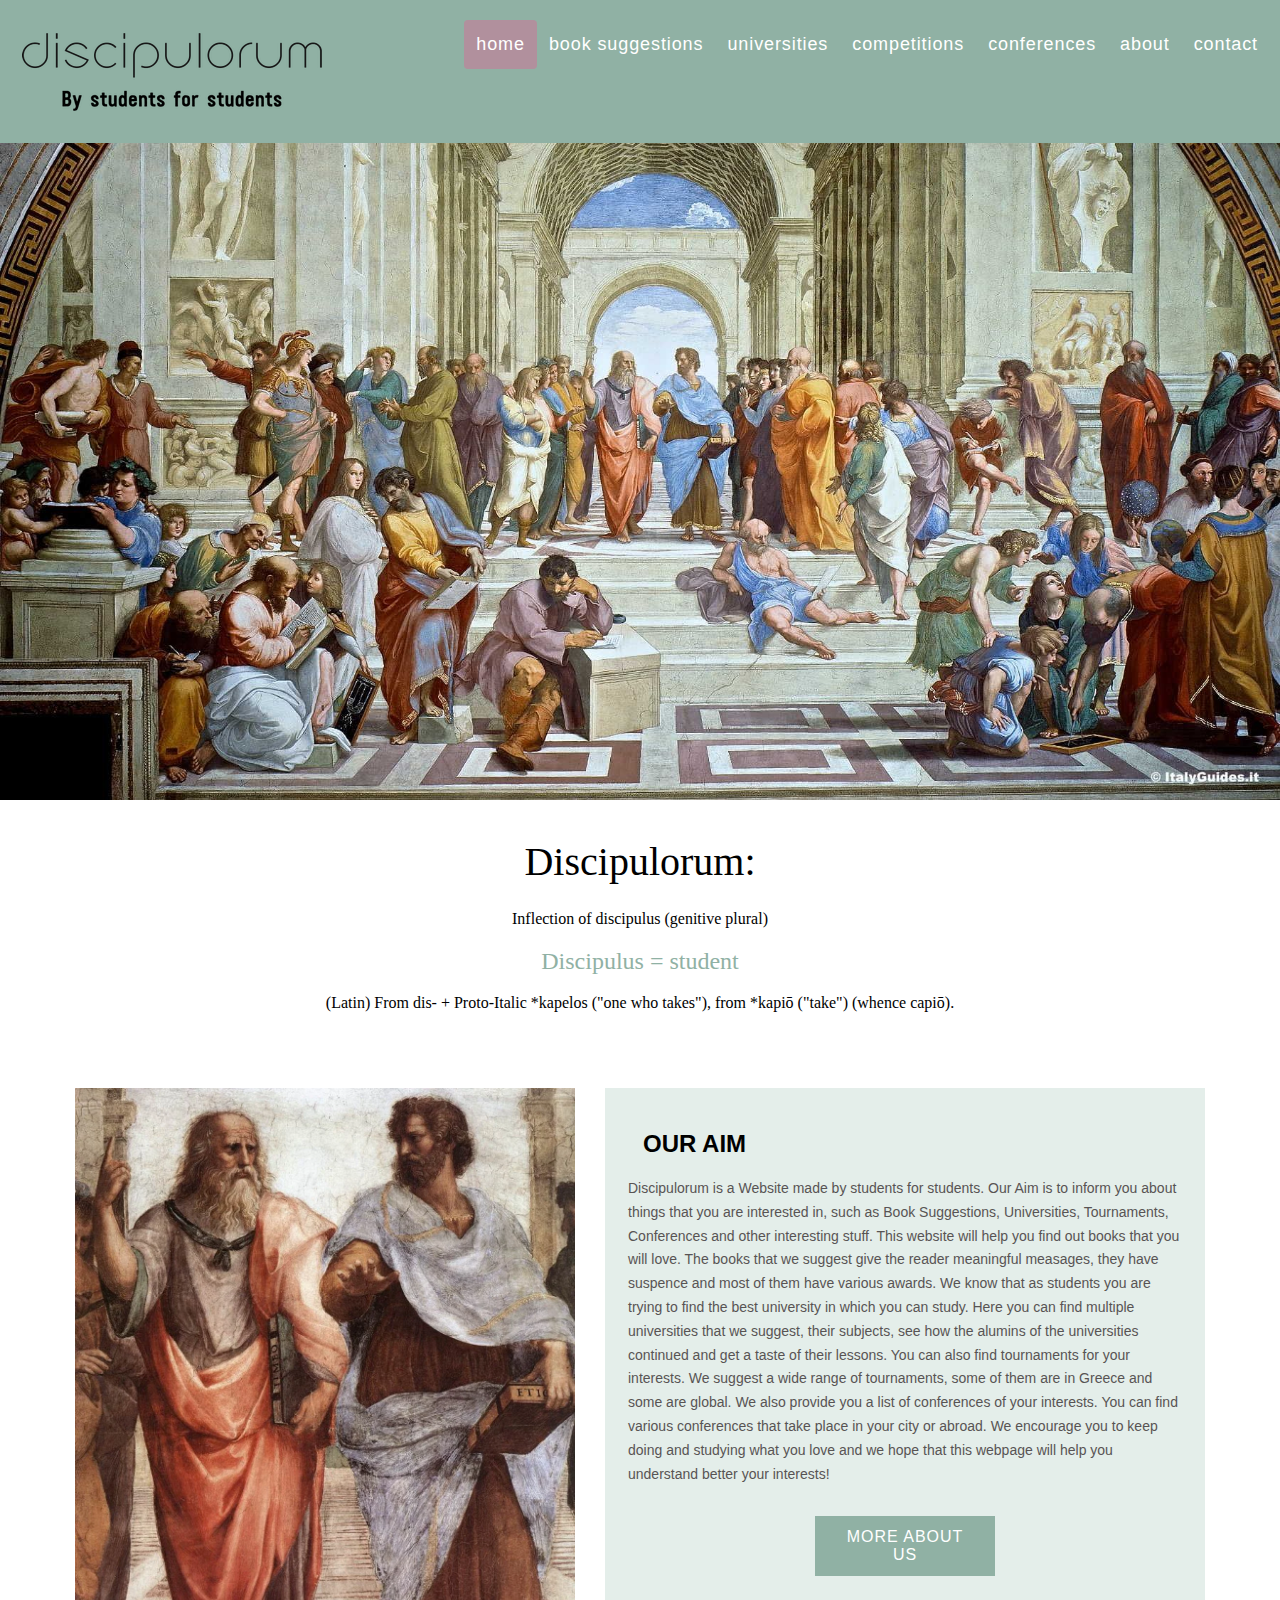
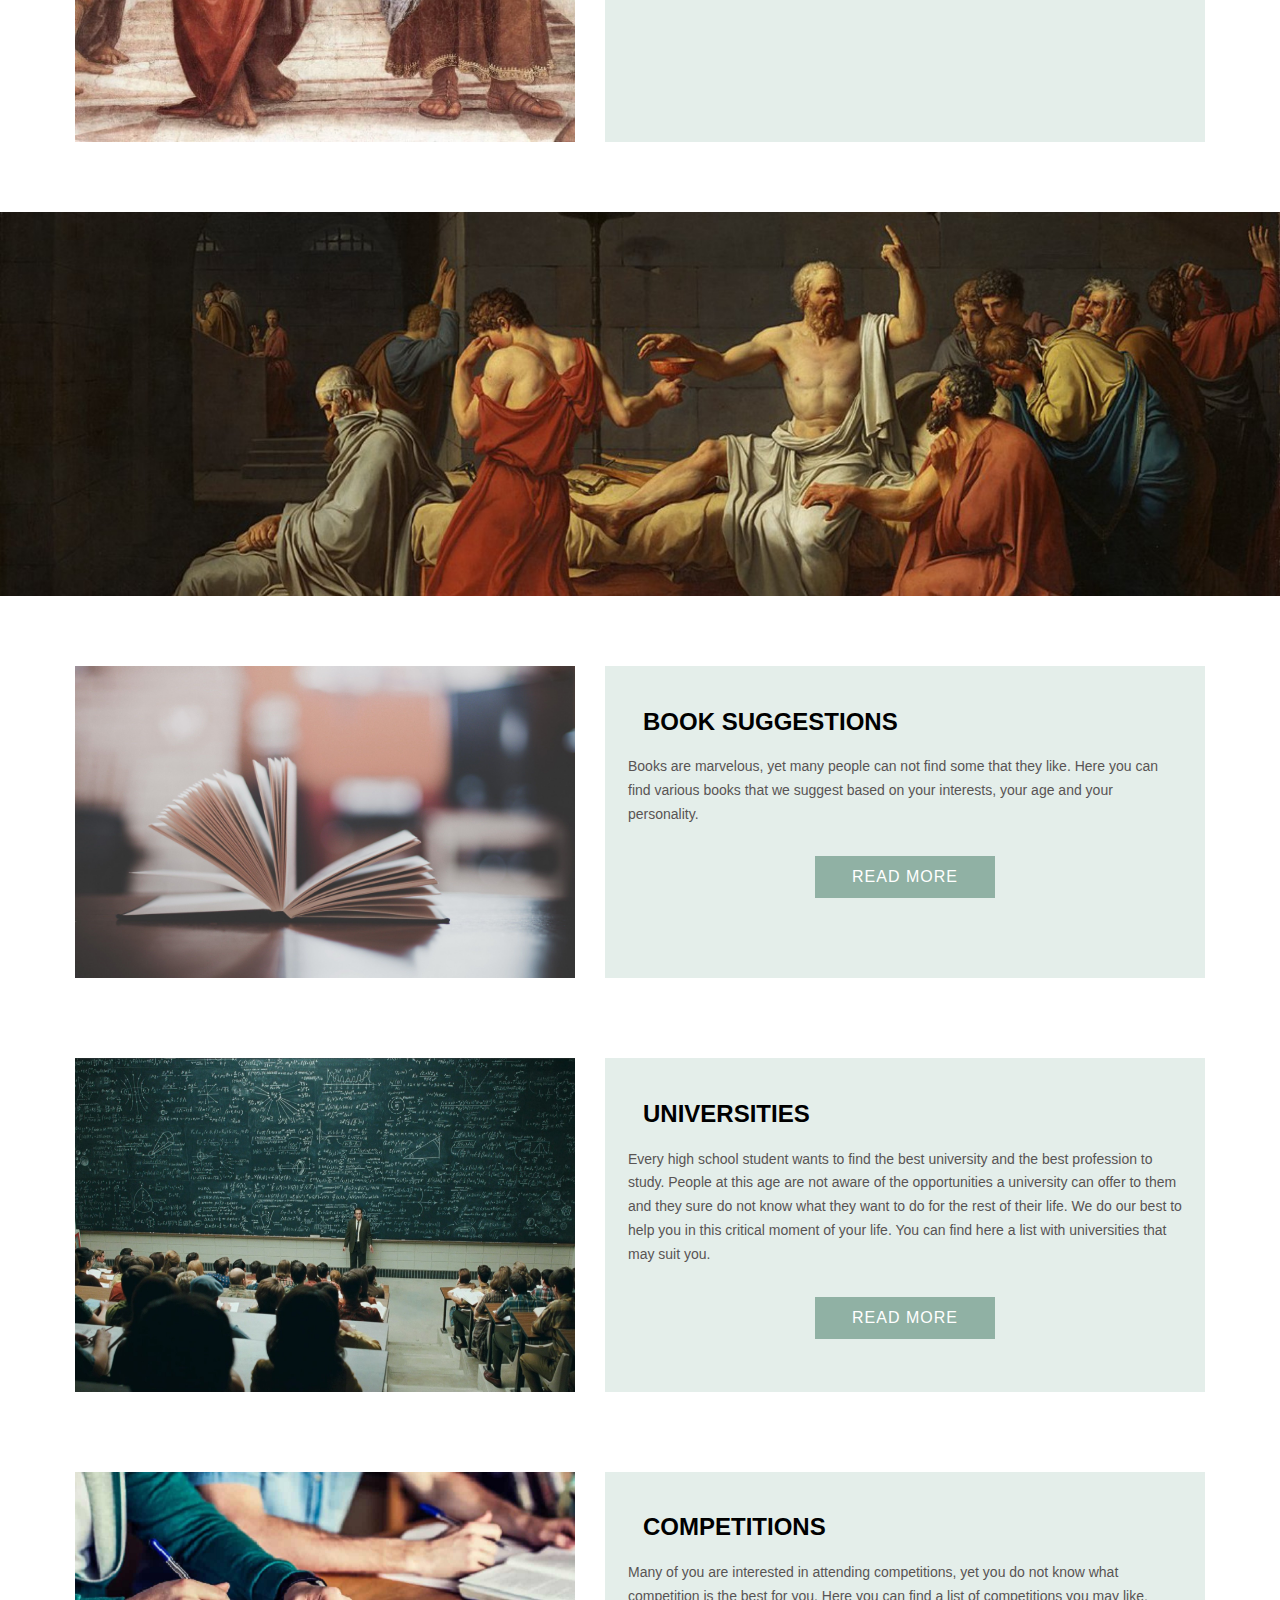
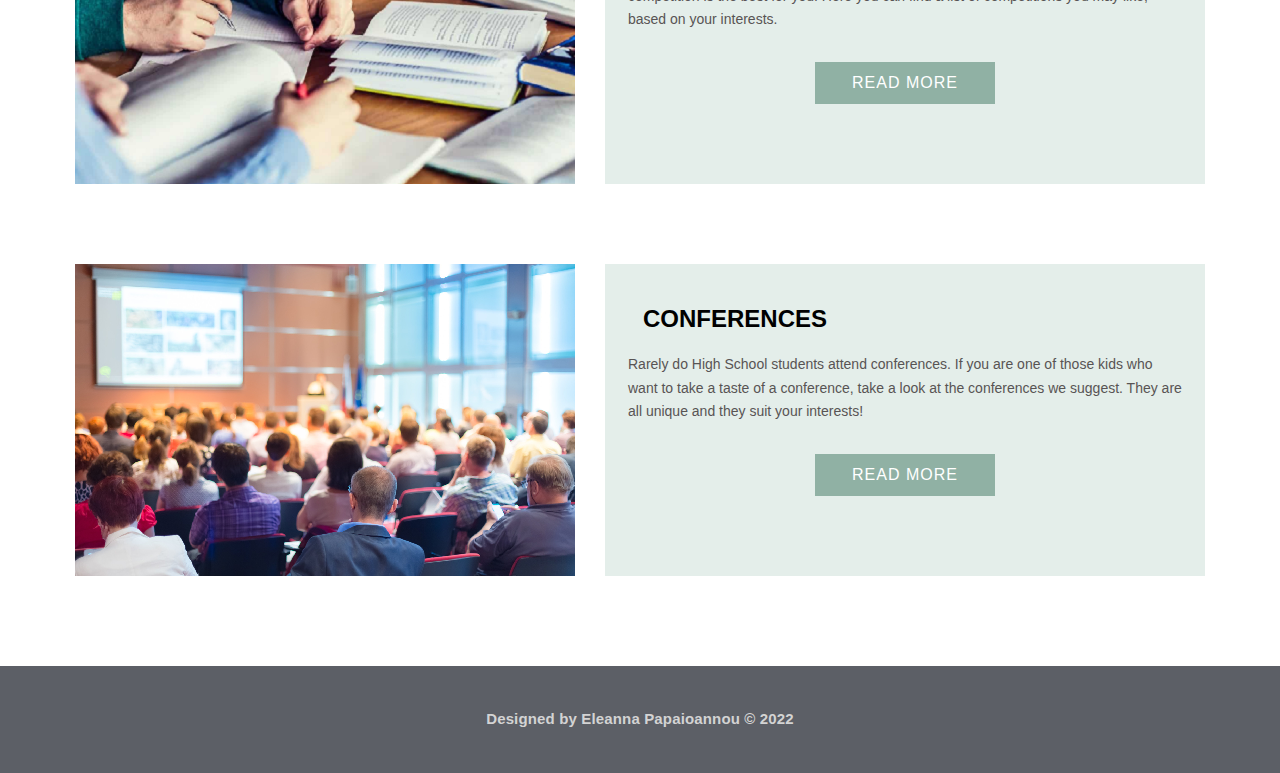
<file: index.html>
<html>
<head>
<meta name="viewport" content="width=device-width, initial-scale=1">
<style>
* {box-sizing: border-box;}

body { 
  margin: 0;
  font-family: "Lucida Sans Unicode", "Lucida Grande", sans-serif;
  font-size: 14px;
}

#navbar {
  overflow: hidden;
  background-color: #90B1A4;
  padding: 20px 10px;
  transition: 0.4s;
  position: fixed;
  width: 100%;
  top: 0;
  z-index: 99;
}

#navbar a {
  float: left;
  color: white;
  text-align: center;
  padding: 12px;
  text-decoration: none;
  font-size: 18px; 
  line-height: 25px;
  border-radius: 4px;
  font-family:"Trebuchet MS", Helvetica, sans-serif;
  font-weight:500;
  letter-spacing:0.05em;
}

#navbar #logo {
  transition: 0.4s;
}

#navbar a:hover {
  background-color: #ddd;
  color: black;
}

#navbar a.active {
  background-color: #B1909D;
  color: white;
}

#navbar-right {
  float: right;
}

@media screen and (max-width: 768px) {
  #navbar {
    padding: 15px 10px !important;
  }
  #navbar a {
    padding: 8px;
    font-size: 14px;
  }
  #logo img {
    width: 200px !important;
    height: auto !important;
  }
}

@media screen and (max-width: 580px) {
  #navbar {
    padding: 10px !important;
  }
  #navbar a {
    float: none;
    display: block;
    text-align: left;
    padding: 8px;
  }
  #navbar-right {
    float: none;
  }
  #logo {
    text-align: center;
  }
  #logo img {
    width: 180px !important;
  }
}

#athens {
  width: 100%;
  height: auto;
  margin-top: 80px;
}

#etymology, h1, h2, h3 {
  text-align:center;
  padding: 0 15px;
}

h1 {
  font-family: Lato;
  font-weight: 300;
  font-style: normal;
  font-size: 2.5rem;
  letter-spacing: 0em;
  line-height: 1.1em;
  text-transform: none;
  margin-top: 20px;
}

h2, h3 {
  font-family: Lato;
  font-weight: 300;
  font-style: normal;
  font-size: 1rem;
  letter-spacing: 0em;
  line-height: 1.1em;
  text-transform: none;
}

#def {
  color:#90B1A4;
  font-size: 1.5rem;
  font-weight:400;
}

.content-section {
  display: flex;
  flex-wrap: wrap;
  justify-content: center;
  padding: 20px;
  max-width: 1200px;
  margin: 0 auto;
}

.content-image {
  width: 100%;
  max-width: 500px;
  height: auto;
  margin: 20px auto;
}

.content-text {
  background:#E4EEEA;
  border:solid 3px #E4EEEA;
  width: 100%;
  max-width: 600px;
  margin: 20px auto;
  padding: 20px;
  line-height:1.7em;
  font-weight:100;
  color:#585454;
}

.section-title {
  font-size: 1.5rem;
  font-weight:600;
  text-align:left;
  font-family:Arial;
  color:black;
  letter-spacing:0em;
}

.button-container {
  display: flex;
  justify-content: center;
  flex-wrap: wrap;
  margin: 20px 0;
}

button {
  background-color: #90B1A4; 
  border: none;
  color: white;
  padding: 12px 24px;
  text-align: center;
  text-decoration: none;
  display: inline-block;
  font-size: 16px;
  margin: 10px;
  cursor: pointer;
  letter-spacing:1px;
  width: 180px;
}

footer {
  background:#5c5f66;
  border:solid 3px #5c5f66;
  color:white;
  margin-top: 50px;
  padding: 30px 0;
}

#design {
  text-align:center;
  color:LightGray;
  font-family:"Trebuchet MS", Helvetica, sans-serif;
  font-size:15px;
  font-weight:bold;
  letter-spacing:0.01em;
}

@media screen and (max-width: 768px) {
  h1 {
    font-size: 2rem;
  }
  
  .content-text {
    padding: 15px;
  }
  
  button {
    width: 160px;
    padding: 10px 20px;
  }
}

@media screen and (max-width: 480px) {
  h1 {
    font-size: 1.8rem;
  }
  
  #def {
    font-size: 1.2rem;
  }
  
  button {
    width: 140px;
    font-size: 14px;
  }
}
</style>
</head>
<body>
<div id="navbar">
  <a href="#default" id="logo"><img src="images/logo.png" width="300" height="79" alt="Discipulorum Logo"/></a>
  <div id="navbar-right">
    <a class="active" href="index.html">home</a>
    <a href="booksuggestions.html">book suggestions</a>
    <a href="universities.html">universities</a>
    <a href="competitions.html">competitions</a>
    <a href="conference.html">conferences</a>
    <a href="about.html">about</a>
    <a href="contact.html">contact</a>
  </div>
</div>

<img id="athens" src="images/athens.jpg" alt="Athens landscape"/>

<div style="padding:20px; max-width:1200px; margin:0 auto;">
  <h1>Discipulorum:</h1>
  <h2>Inflection of discipulus (genitive plural)</h2>
  <div id="etymology"><h2 id="def">Discipulus = student</h2></div> 
  <h3>(Latin) From dis-‎ + Proto-Italic *kapelos‎ ("one who takes"), from *kapiō‎ ("take") (whence capiō‎).</h3>
</div>

<div class="content-section">
  <img class="content-image" src="images/plato.webp" alt="Plato statue"/>
  <div class="content-text">
    <h2 class="section-title">OUR AIM</h2>
    <p>Discipulorum is a Website made by students for students. Our Aim is to inform you about things that you are interested in, such as Book Suggestions, Universities, Tournaments, Conferences and other interesting stuff.
    This website will help you find out books that you will love. The books that we suggest give the reader meaningful measages, they have suspence and most of them have various awards.
    We know that as students you are trying to find the best university in which you can study. Here you can find multiple universities that we suggest, their subjects, see how the alumins of the universities continued and get a taste of their lessons.
    You can also find tournaments for your interests. We suggest a wide range of tournaments, some of them are in Greece and some are global.
    We also provide you a list of conferences of your interests. You can find various conferences that take place in your city or abroad.
    We encourage you to keep doing and studying what you love and we hope that this webpage will help you understand better your interests!</p>
    <div class="button-container">
      <a href="about.html"><button>MORE ABOUT US</button></a>
    </div>
  </div>
</div>

<img id="socrates" src="images/socrates.jpeg" style="width:100%; height:auto; margin:30px 0;" alt="Socrates"/>

<div class="content-section">
  <img class="content-image" src="images/book.jpg" alt="Books"/>
  <div class="content-text">
    <h2 class="section-title">BOOK SUGGESTIONS</h2>
    <p>Books are marvelous, yet many people can not find some that they like. Here you can find various books that we suggest based on your interests, your age and your personality.</p>
    <div class="button-container">
      <a href="booksuggestions.html"><button>READ MORE</button></a>
    </div>
  </div>
</div>

<div class="content-section">
  <img class="content-image" src="images/university.jpg" alt="University"/>
  <div class="content-text">
    <h2 class="section-title">UNIVERSITIES</h2>
    <p>Every high school student wants to find the best university and the best profession to study. People at this age are not aware of the opportunities a university can offer to them and they sure do not know what they want to do for the rest of their life. We do our best to help you in this critical moment of your life. You can find here a list with universities that may suit you.</p>
    <div class="button-container">
      <a href="universities.html"><button>READ MORE</button></a>
    </div>
  </div>
</div>

<div class="content-section">
  <img class="content-image" src="images/competition.png" alt="Competition"/>
  <div class="content-text">
    <h2 class="section-title">COMPETITIONS</h2>
    <p>Many of you are interested in attending competitions, yet you do not know what competition is the best for you. Here you can find a list of competitions you may like, based on your interests.</p>
    <div class="button-container">
      <a href="competitions.html"><button>READ MORE</button></a>
    </div>
  </div>
</div>

<div class="content-section">
  <img class="content-image" src="images/conference.png" alt="Conference"/>
  <div class="content-text">
    <h2 class="section-title">CONFERENCES</h2>
    <p>Rarely do High School students attend conferences. If you are one of those kids who want to take a taste of a conference, take a look at the conferences we suggest. They are all unique and they suit your interests!</p>
    <div class="button-container">
      <a href="conference.html"><button>READ MORE</button></a>
    </div>
  </div>
</div>

<footer>
  <h2 id="design">Designed by Eleanna Papaioannou © 2022</h2>
</footer>

<script>
window.onscroll = function() {scrollFunction()};

function scrollFunction() {
  if (document.body.scrollTop > 80 || document.documentElement.scrollTop > 80) {
    document.getElementById("navbar").style.padding = "15px 10px";
  } else {
    document.getElementById("navbar").style.padding = "20px 10px";
  }
}
</script>
</body>
</html>
</file>
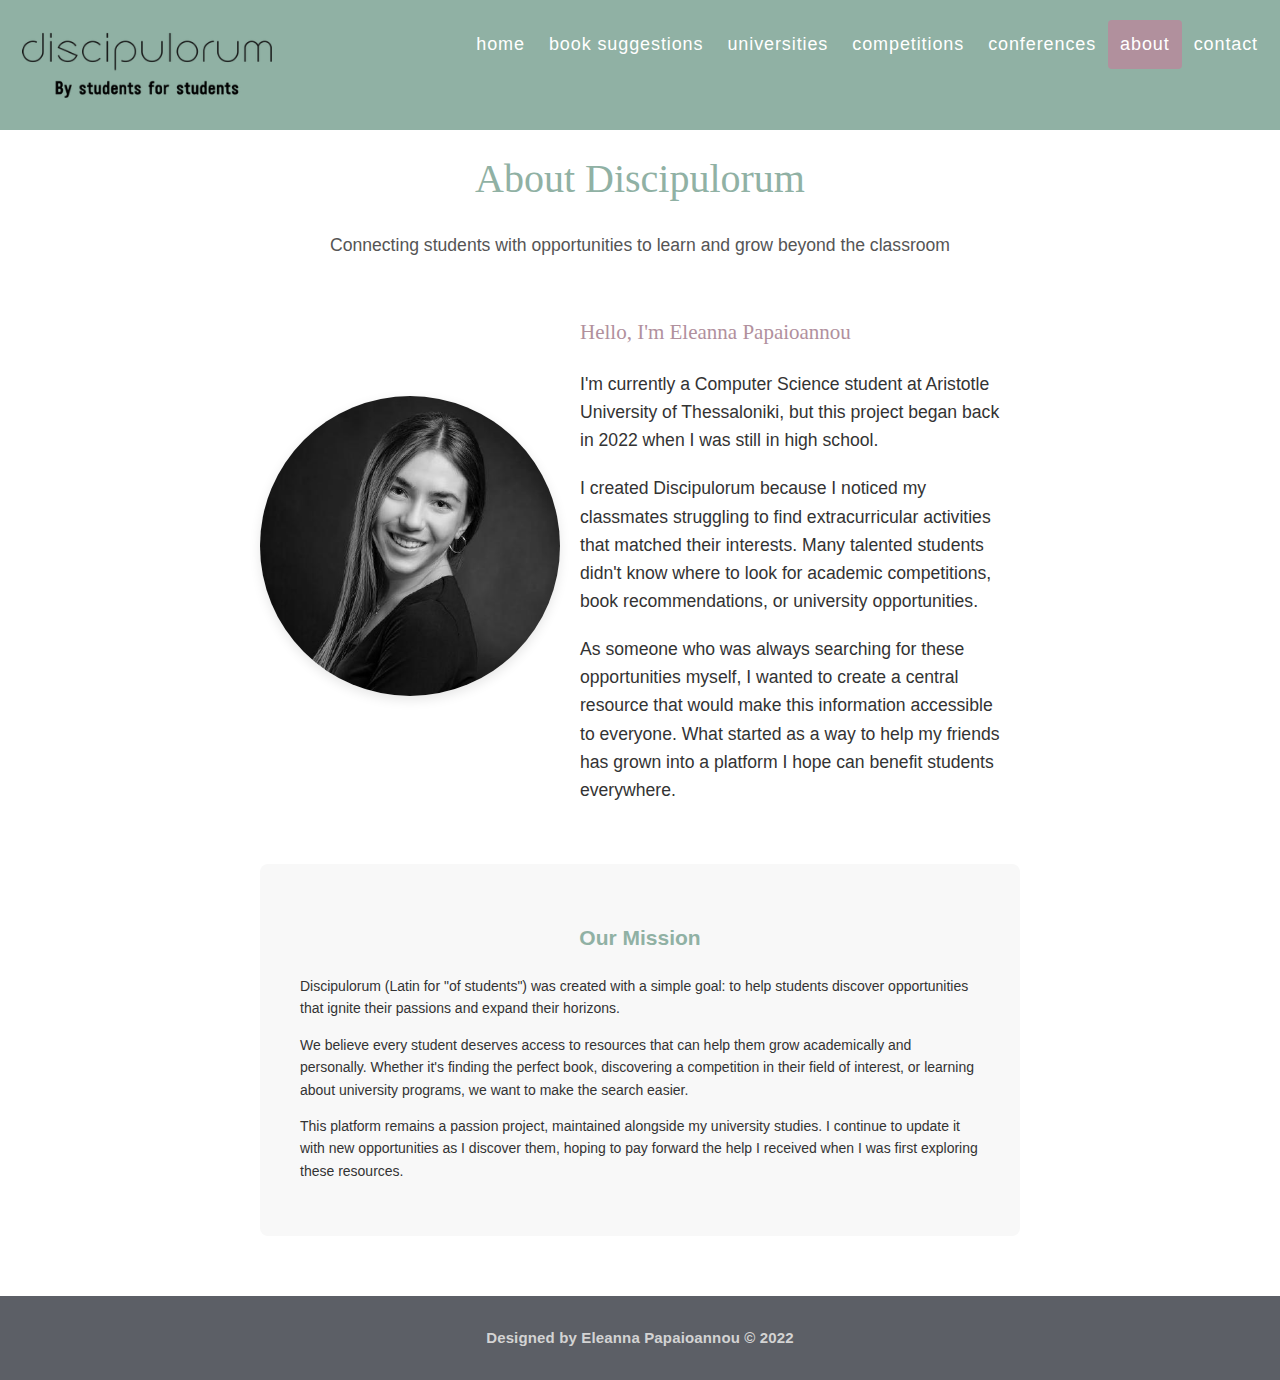
<file: about.html>
<html>
<head>
<meta name="viewport" content="width=device-width, initial-scale=1">
<title>About | Discipulorum</title>
<style>
* {box-sizing: border-box;}

body { 
  margin: 0;
  font-family: "Lucida Sans Unicode", "Lucida Grande", sans-serif;
  font-size: 14px;
  display: flex;
  flex-direction: column;
  min-height: 100vh;
  line-height: 1.6;
  color: #333;
}

#navbar {
  overflow: hidden;
  background-color: #90B1A4;
  padding: 20px 10px;
  transition: 0.4s;
  position: fixed;
  width: 100%;
  top: 0;
  z-index: 99;
}

#navbar a {
  float: left;
  color: white;
  text-align: center;
  padding: 12px;
  text-decoration: none;
  font-size: 18px; 
  line-height: 25px;
  border-radius: 4px;
  font-family:"Trebuchet MS", Helvetica, sans-serif;
  font-weight:500;
  letter-spacing:0.05em;
}

#navbar #logo img {
  transition: 0.4s;
  width: 250px;
  height: auto;
}

#navbar a:hover {
  background-color: #ddd;
  color: black;
}

#navbar a.active {
  background-color: #B1909D;
  color: white;
}

#navbar-right {
  float: right;
}

.about-container {
  max-width: 800px;
  margin: 120px auto 60px;
  padding: 0 20px;
}

.about-header {
  text-align: center;
  margin-bottom: 40px;
}

.about-header h1 {
  font-family: Lato;
  font-weight: 300;
  font-size: 2.5rem;
  color: #90B1A4;
  margin-bottom: 20px;
}

.about-header p {
  font-size: 1.1rem;
  color: #555;
}

.about-content {
  display: flex;
  flex-wrap: wrap;
  align-items: center;
  margin-bottom: 40px;
}

.about-image {
  width: 100%;
  max-width: 300px;
  border-radius: 50%;
  margin: 0 auto 30px;
  box-shadow: 0 4px 12px rgba(0,0,0,0.1);
}

.about-text {
  flex: 1;
  min-width: 300px;
  padding: 0 20px;
}

.about-text h2 {
  font-family: Lato;
  font-weight: 300;
  color: #B1909D;
  margin-bottom: 20px;
}

.about-text p {
  margin-bottom: 20px;
  font-size: 1.1rem;
}

.mission-section {
  background-color: #f8f8f8;
  padding: 40px;
  border-radius: 8px;
  margin-top: 40px;
}

.mission-section h2 {
  color: #90B1A4;
  text-align: center;
  margin-bottom: 20px;
}

footer {
  background-color: #5c5f66;
  color: white;
  text-align: center;
  padding: 30px;
  margin-top: auto;
  font-family: "Trebuchet MS", Helvetica, sans-serif;
}

footer p {
  margin: 0;
  font-size: 15px;
  font-weight: bold;
  letter-spacing: 0.01em;
  color: LightGray;
}

@media screen and (max-width: 768px) {
  .about-header h1 {
    font-size: 2rem;
  }
  
  #navbar a {
    padding: 8px 10px;
    font-size: 16px;
  }
  
  #navbar #logo img {
    width: 200px;
  }
  
  .about-content {
    flex-direction: column;
  }
  
  .about-text {
    padding: 0;
  }
}

@media screen and (max-width: 580px) {
  #navbar {
    padding: 15px 10px !important;
  }
  
  #navbar a {
    float: none;
    display: block;
    text-align: left;
    padding: 10px;
  }
  
  #navbar-right {
    float: none;
  }
  
  .about-header h1 {
    font-size: 1.8rem;
  }
  
  #navbar #logo {
    text-align: center;
  }
  
  #navbar #logo img {
    width: 180px;
  }
  
  .mission-section {
    padding: 20px;
  }
  
  footer p {
    font-size: 14px;
  }
}
</style>
</head>
<body>
<div id="navbar">
  <a href="#default" id="logo"><img src="images/logo.png" alt="Discipulorum Logo"/></a>
  <div id="navbar-right">
    <a href="Home.html">home</a>
    <a href="booksuggestions.html">book suggestions</a>
    <a href="universities.html">universities</a>
    <a href="competitions.html">competitions</a>
    <a href="conference.html">conferences</a>
    <a class="active" href="about.html">about</a>
    <a href="contact.html">contact</a>
  </div>
</div>

<div class="about-container">
  <div class="about-header">
    <h1>About Discipulorum</h1>
    <p>Connecting students with opportunities to learn and grow beyond the classroom</p>
  </div>
  
  <div class="about-content">
    <img src="images/creator.jpg" alt="Eleanna Papaioannou" class="about-image">
    <div class="about-text">
      <h2>Hello, I'm Eleanna Papaioannou</h2>
      <p>I'm currently a Computer Science student at Aristotle University of Thessaloniki, but this project began back in 2022 when I was still in high school.</p>
      <p>I created Discipulorum because I noticed my classmates struggling to find extracurricular activities that matched their interests. Many talented students didn't know where to look for academic competitions, book recommendations, or university opportunities.</p>
      <p>As someone who was always searching for these opportunities myself, I wanted to create a central resource that would make this information accessible to everyone. What started as a way to help my friends has grown into a platform I hope can benefit students everywhere.</p>
    </div>
  </div>
  
  <div class="mission-section">
    <h2>Our Mission</h2>
    <p>Discipulorum (Latin for "of students") was created with a simple goal: to help students discover opportunities that ignite their passions and expand their horizons.</p>
    <p>We believe every student deserves access to resources that can help them grow academically and personally. Whether it's finding the perfect book, discovering a competition in their field of interest, or learning about university programs, we want to make the search easier.</p>
    <p>This platform remains a passion project, maintained alongside my university studies. I continue to update it with new opportunities as I discover them, hoping to pay forward the help I received when I was first exploring these resources.</p>
  </div>
</div>

<footer>
  <p>Designed by Eleanna Papaioannou © 2022</p>
</footer>

<script>
window.onscroll = function() {scrollFunction()};

function scrollFunction() {
  if (document.body.scrollTop > 80 || document.documentElement.scrollTop > 80) {
    document.getElementById("navbar").style.padding = "15px 10px";
    document.getElementById("logo").querySelector('img').style.width = "200px";
  } else {
    document.getElementById("navbar").style.padding = "20px 10px";
    document.getElementById("logo").querySelector('img').style.width = "250px";
  }
}
</script>
</body>
</html>
</file>
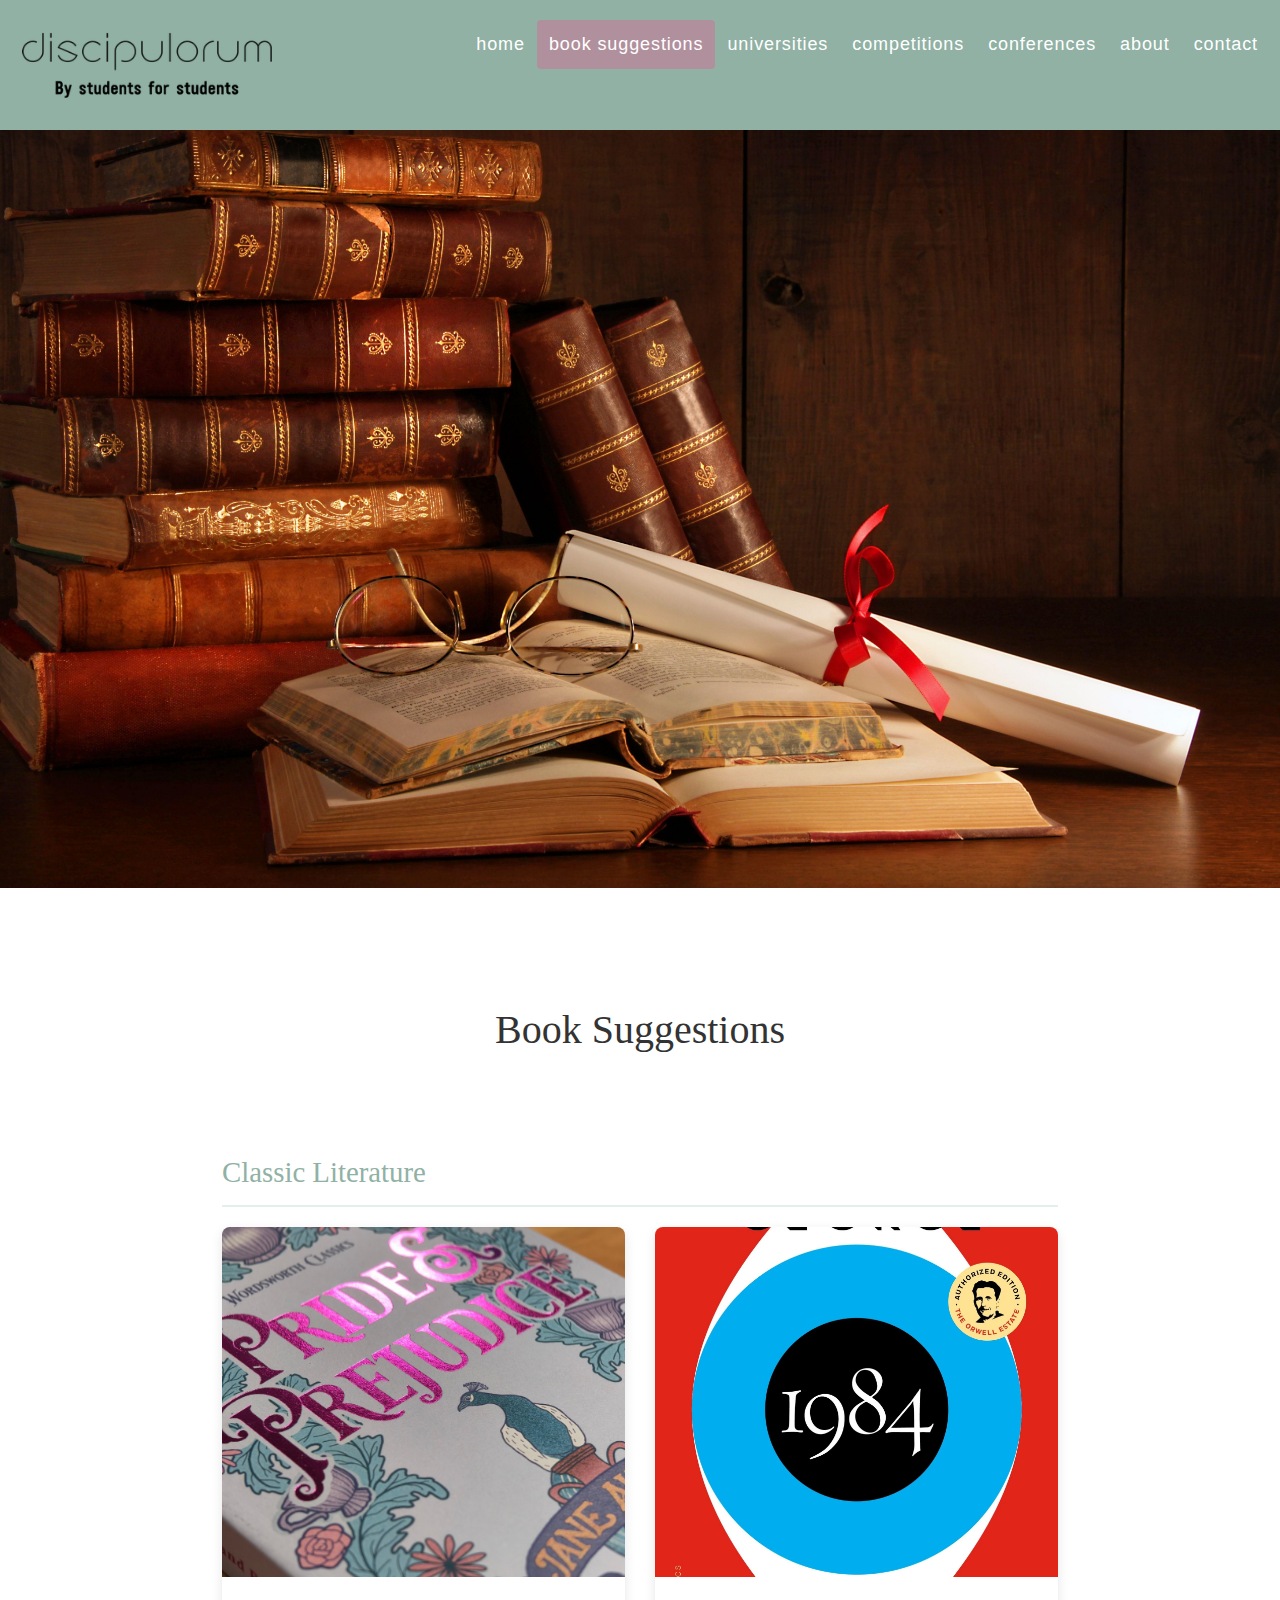
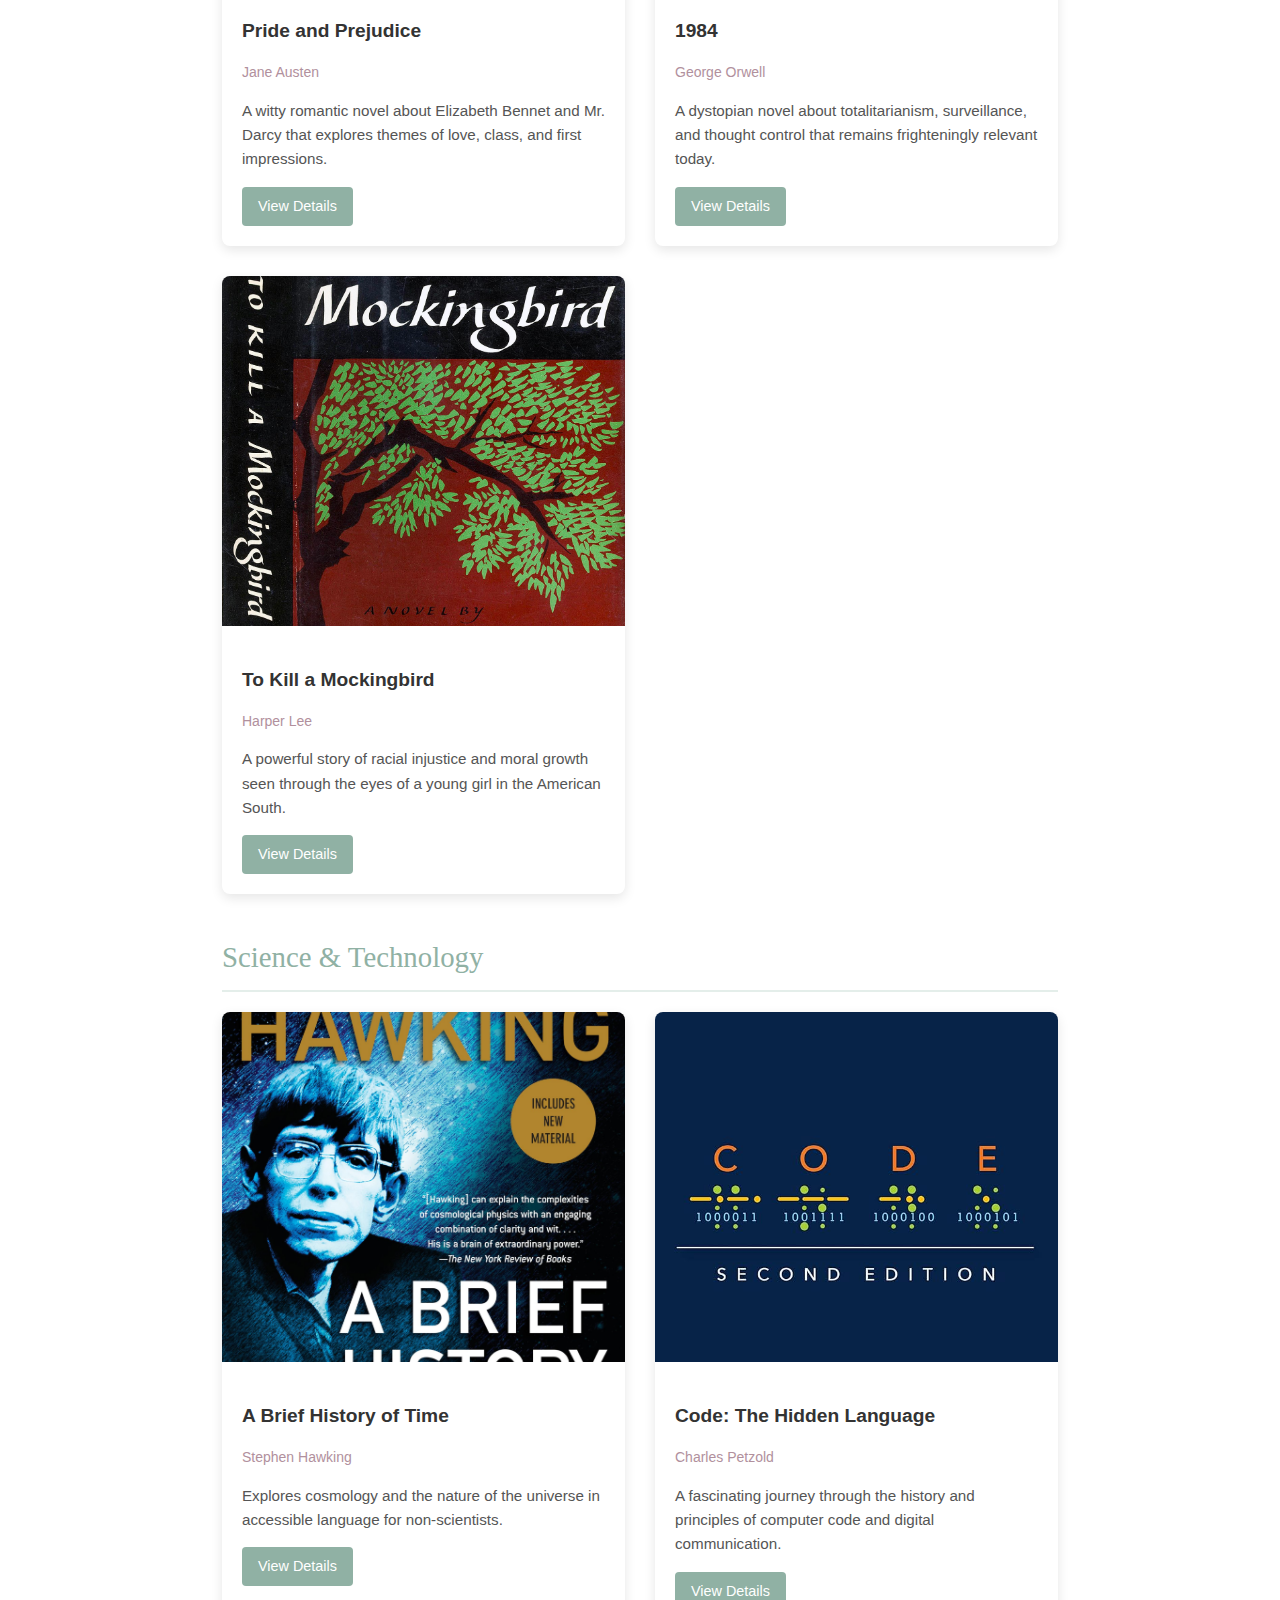
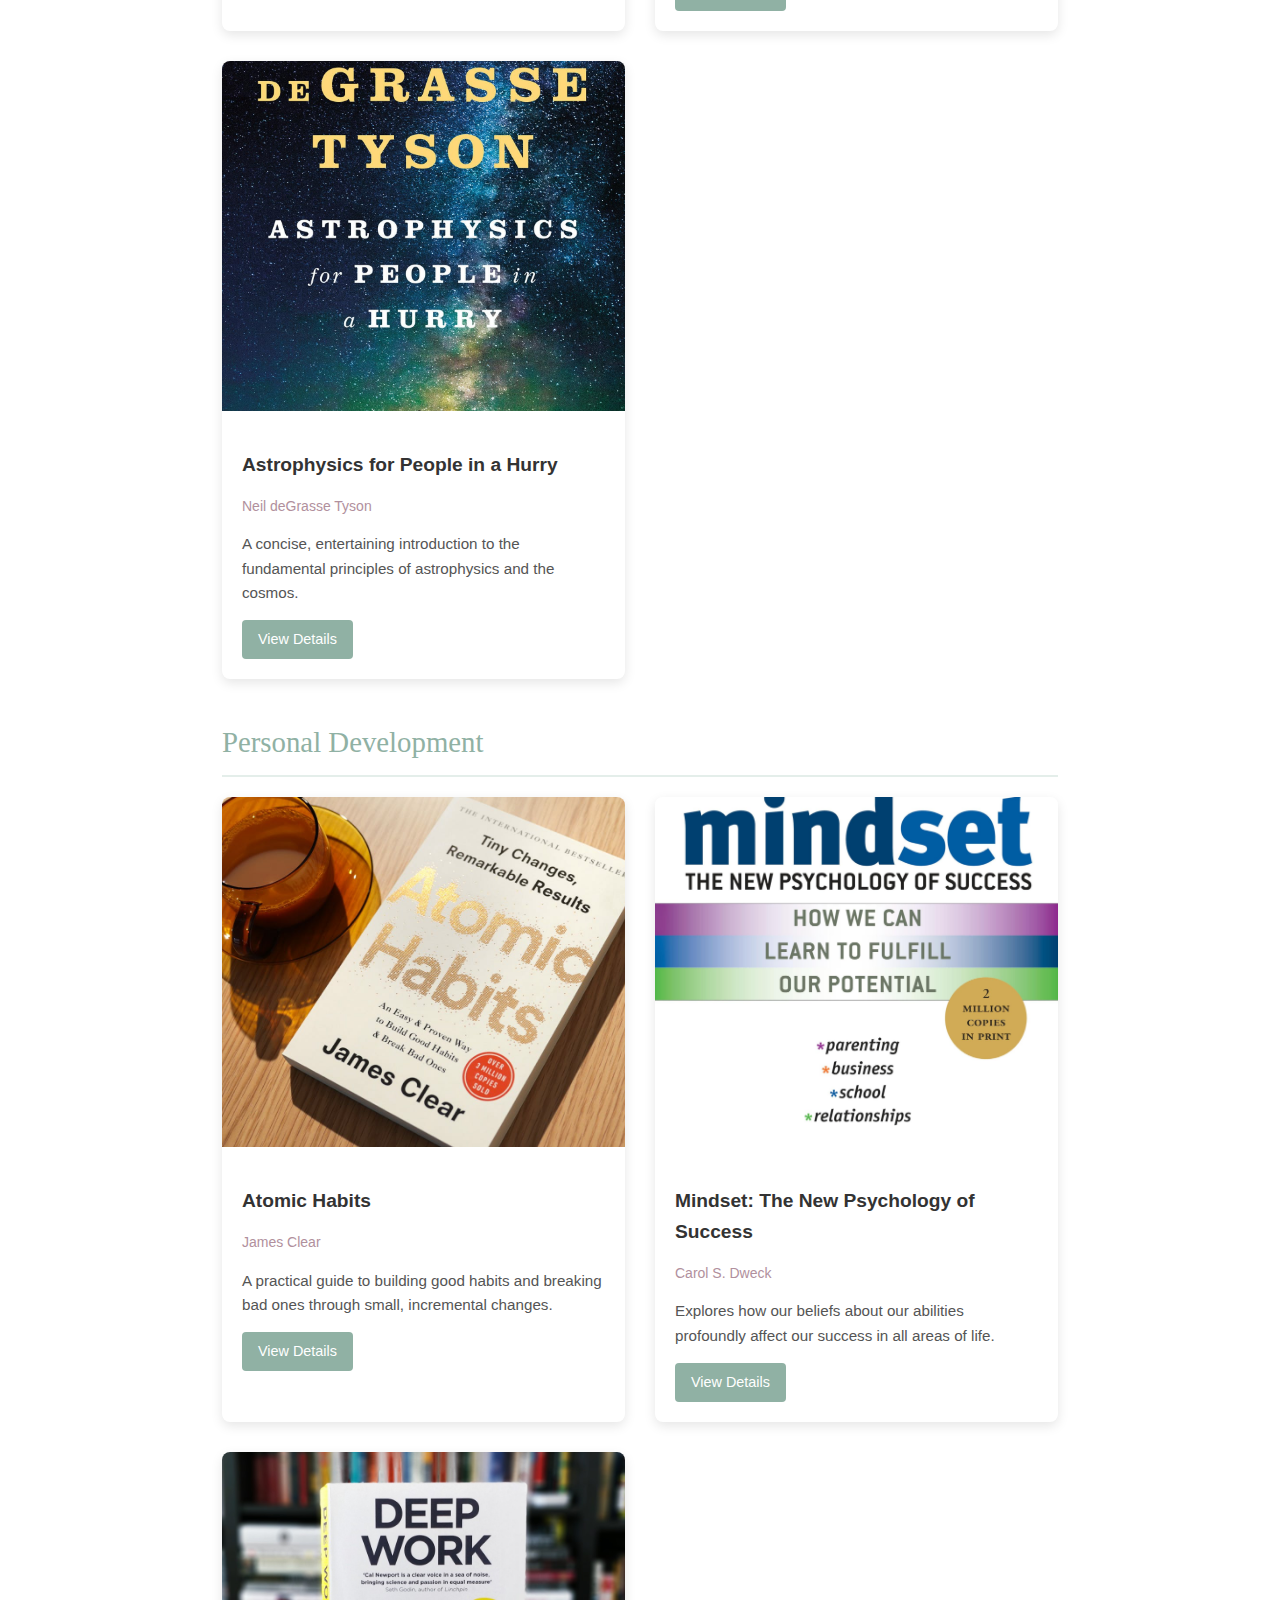
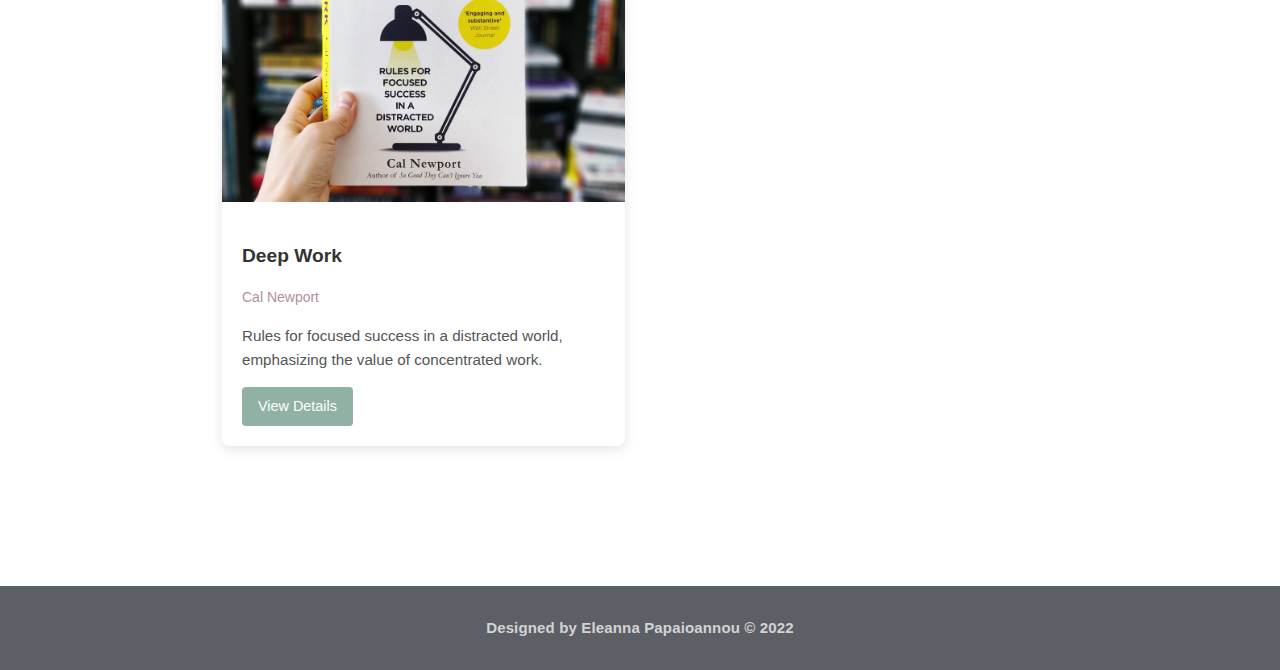
<file: booksuggestions.html>
<html>
<head>
<meta name="viewport" content="width=device-width, initial-scale=1">
<title>Book Suggestions | Discipulorum</title>
<style>
* {box-sizing: border-box;}

body { 
  margin: 0;
  font-family: "Lucida Sans Unicode", "Lucida Grande", sans-serif;
  font-size: 14px;
  display: flex;
  flex-direction: column;
  min-height: 100vh;
  line-height: 1.6;
}

#navbar {
  overflow: hidden;
  background-color: #90B1A4;
  padding: 20px 10px;
  transition: 0.4s;
  position: fixed;
  width: 100%;
  top: 0;
  z-index: 99;
}

#navbar a {
  float: left;
  color: white;
  text-align: center;
  padding: 12px;
  text-decoration: none;
  font-size: 18px; 
  line-height: 25px;
  border-radius: 4px;
  font-family:"Trebuchet MS", Helvetica, sans-serif;
  font-weight:500;
  letter-spacing:0.05em;
}

#navbar #logo img {
  transition: 0.4s;
  width: 250px;
  height: auto;
}

#navbar a:hover {
  background-color: #ddd;
  color: black;
}

#navbar a.active {
  background-color: #B1909D;
  color: white;
}

#navbar-right {
  float: right;
}

h1 {
  font-family: Lato;
  font-weight: 300;
  font-style: normal;
  letter-spacing: 0em;
  line-height: 1.1em;
  text-transform: none;
  text-align:center;
  margin-top: 120px;
  font-size: 2.5rem;
  color: #333;
}

#book {
  width: 100%;
  height: auto;
  display: block;
  margin-top: 80px;
}

.books-container {
  max-width: 1200px;
  margin: 40px auto;
  padding: 0 20px;
}

.book-categories {
  margin-bottom: 40px;
}

.category-title {
  font-family: Lato;
  font-weight: 300;
  color: #90B1A4;
  font-size: 1.8rem;
  margin: 30px 0 20px;
  padding-bottom: 10px;
  border-bottom: 2px solid #E4EEEA;
}

.book-list {
  display: grid;
  grid-template-columns: repeat(auto-fill, minmax(280px, 1fr));
  gap: 30px;
}

.book-card {
  background: #fff;
  border-radius: 8px;
  box-shadow: 0 4px 12px rgba(0,0,0,0.1);
  overflow: hidden;
  transition: transform 0.3s ease;
}

.book-card:hover {
  transform: translateY(-5px);
}

.book-cover {
  width: 100%;
  height: 350px;
  object-fit: cover;
}

.book-info {
  padding: 20px;
}

.book-title {
  font-size: 1.2rem;
  font-weight: 600;
  color: #333;
  margin-bottom: 8px;
}

.book-author {
  color: #B1909D;
  font-weight: 500;
  margin-bottom: 12px;
}

.book-desc {
  color: #555;
  margin-bottom: 15px;
  font-size: 0.95rem;
}

.book-link {
  display: inline-block;
  background-color: #90B1A4;
  color: white;
  padding: 8px 16px;
  border-radius: 4px;
  text-decoration: none;
  font-weight: 500;
  font-size: 0.9rem;
  transition: background-color 0.3s;
}

.book-link:hover {
  background-color: #7a9a8d;
}

footer {
  background-color: #5c5f66;
  color: white;
  text-align: center;
  padding: 30px;
  margin-top: 60px;
  font-family: "Trebuchet MS", Helvetica, sans-serif;
}

footer p {
  margin: 0;
  font-size: 15px;
  font-weight: bold;
  letter-spacing: 0.01em;
  color: LightGray;
}

@media screen and (max-width: 768px) {
  h1 {
    font-size: 2rem;
    margin-top: 100px;
  }
  
  #navbar a {
    padding: 8px 10px;
    font-size: 16px;
  }
  
  #navbar #logo img {
    width: 200px;
  }
  
  .book-cover {
    height: 300px;
  }
}

@media screen and (max-width: 580px) {
  #navbar {
    padding: 15px 10px !important;
  }
  
  #navbar a {
    float: none;
    display: block;
    text-align: left;
    padding: 10px;
  }
  
  #navbar-right {
    float: none;
  }
  
  h1 {
    font-size: 1.8rem;
    margin-top: 90px;
  }
  
  #navbar #logo {
    text-align: center;
  }
  
  #navbar #logo img {
    width: 180px;
  }
  
  .category-title {
    font-size: 1.5rem;
  text-align: center;
  }
  
  footer p {
    font-size: 14px;
  }
}
</style>
</head>
<body>
<div id="navbar">
  <a href="#default" id="logo"><img src="images/logo.png" alt="Discipulorum Logo"/></a>
  <div id="navbar-right">
    <a href="Home.html">home</a>
    <a class="active" href="booksuggestions.html">book suggestions</a>
    <a href="universities.html">universities</a>
    <a href="competitions.html">competitions</a>
    <a href="conference.html">conferences</a>
    <a href="about.html">about</a>
    <a href="contact.html">contact</a>
  </div>
</div>

<img id="book" src="images/books.jpg" alt="Books collection"/>

<h1>Book Suggestions</h1>

<div class="books-container">
  <div class="book-categories">
    <h2 class="category-title">Classic Literature</h2>
    <div class="book-list">
      <div class="book-card">
        <img src="images/pride-and-prejudice.jpg" alt="Pride and Prejudice" class="book-cover">
        <div class="book-info">
          <h3 class="book-title">Pride and Prejudice</h3>
          <p class="book-author">Jane Austen</p>
          <p class="book-desc">A witty romantic novel about Elizabeth Bennet and Mr. Darcy that explores themes of love, class, and first impressions.</p>
          <a href="https://en.wikipedia.org/wiki/Pride_and_Prejudice" class="book-link">View Details</a>
        </div>
      </div>
      
      <div class="book-card">
        <img src="images/1984.jpg" alt="1984" class="book-cover">
        <div class="book-info">
          <h3 class="book-title">1984</h3>
          <p class="book-author">George Orwell</p>
          <p class="book-desc">A dystopian novel about totalitarianism, surveillance, and thought control that remains frighteningly relevant today.</p>
          <a href="https://en.wikipedia.org/wiki/Nineteen_Eighty-Four" class="book-link">View Details</a>
        </div>
      </div>
      
      <div class="book-card">
        <img src="images/to-kill-a-mockingbird.jpg" alt="To Kill a Mockingbird" class="book-cover">
        <div class="book-info">
          <h3 class="book-title">To Kill a Mockingbird</h3>
          <p class="book-author">Harper Lee</p>
          <p class="book-desc">A powerful story of racial injustice and moral growth seen through the eyes of a young girl in the American South.</p>
          <a href="https://en.wikipedia.org/wiki/To_Kill_a_Mockingbird" class="book-link">View Details</a>
        </div>
      </div>
    </div>
  </div>
  
  <div class="book-categories">
    <h2 class="category-title">Science & Technology</h2>
    <div class="book-list">
      <div class="book-card">
        <img src="images/brief-history-of-time.jpg" alt="A Brief History of Time" class="book-cover">
        <div class="book-info">
          <h3 class="book-title">A Brief History of Time</h3>
          <p class="book-author">Stephen Hawking</p>
          <p class="book-desc">Explores cosmology and the nature of the universe in accessible language for non-scientists.</p>
          <a href="https://en.wikipedia.org/wiki/A_Brief_History_of_Time" class="book-link">View Details</a>
        </div>
      </div>
      
      <div class="book-card">
        <img src="images/code.jpg" alt="Code: The Hidden Language" class="book-cover">
        <div class="book-info">
          <h3 class="book-title">Code: The Hidden Language</h3>
          <p class="book-author">Charles Petzold</p>
          <p class="book-desc">A fascinating journey through the history and principles of computer code and digital communication.</p>
          <a href="https://en.wikipedia.org/wiki/Code:_The_Hidden_Language_of_Computer_Hardware_and_Software" class="book-link">View Details</a>
        </div>
      </div>
      
      <div class="book-card">
        <img src="images/astrophysics-for-people.jpg" alt="Astrophysics for People in a Hurry" class="book-cover">
        <div class="book-info">
          <h3 class="book-title">Astrophysics for People in a Hurry</h3>
          <p class="book-author">Neil deGrasse Tyson</p>
          <p class="book-desc">A concise, entertaining introduction to the fundamental principles of astrophysics and the cosmos.</p>
          <a href="https://en.wikipedia.org/wiki/Astrophysics_for_People_in_a_Hurry" class="book-link">View Details</a>
        </div>
      </div>
    </div>
  </div>
  
  <div class="book-categories">
    <h2 class="category-title">Personal Development</h2>
    <div class="book-list">
      <div class="book-card">
        <img src="images/atomic-habits.jpg" alt="Atomic Habits" class="book-cover">
        <div class="book-info">
          <h3 class="book-title">Atomic Habits</h3>
          <p class="book-author">James Clear</p>
          <p class="book-desc">A practical guide to building good habits and breaking bad ones through small, incremental changes.</p>
          <a href="https://jamesclear.com/atomic-habits" class="book-link">View Details</a>
        </div>
      </div>
      
      <div class="book-card">
        <img src="images/mindset.jpg" alt="Mindset: The New Psychology of Success" class="book-cover">
        <div class="book-info">
          <h3 class="book-title">Mindset: The New Psychology of Success</h3>
          <p class="book-author">Carol S. Dweck</p>
          <p class="book-desc">Explores how our beliefs about our abilities profoundly affect our success in all areas of life.</p>
          <a href="https://adrvantage.com/wp-content/uploads/2023/02/Mindset-The-New-Psychology-of-Success-Dweck.pdf" class="book-link">View Details</a>
        </div>
      </div>
      
      <div class="book-card">
        <img src="images/deep-work.jpg" alt="Deep Work" class="book-cover">
        <div class="book-info">
          <h3 class="book-title">Deep Work</h3>
          <p class="book-author">Cal Newport</p>
          <p class="book-desc">Rules for focused success in a distracted world, emphasizing the value of concentrated work.</p>
          <a href="https://www.samuelthomasdavies.com/book-summaries/business/deep-work/" class="book-link">View Details</a>
        </div>
      </div>
    </div>
  </div>
</div>

<footer>
  <p>Designed by Eleanna Papaioannou © 2022</p>
</footer>

<script>
window.onscroll = function() {scrollFunction()};

function scrollFunction() {
  if (document.body.scrollTop > 80 || document.documentElement.scrollTop > 80) {
    document.getElementById("navbar").style.padding = "15px 10px";
    document.getElementById("logo").querySelector('img').style.width = "200px";
  } else {
    document.getElementById("navbar").style.padding = "20px 10px";
    document.getElementById("logo").querySelector('img').style.width = "250px";
  }
}
</script>
</body>
</html>
</file>
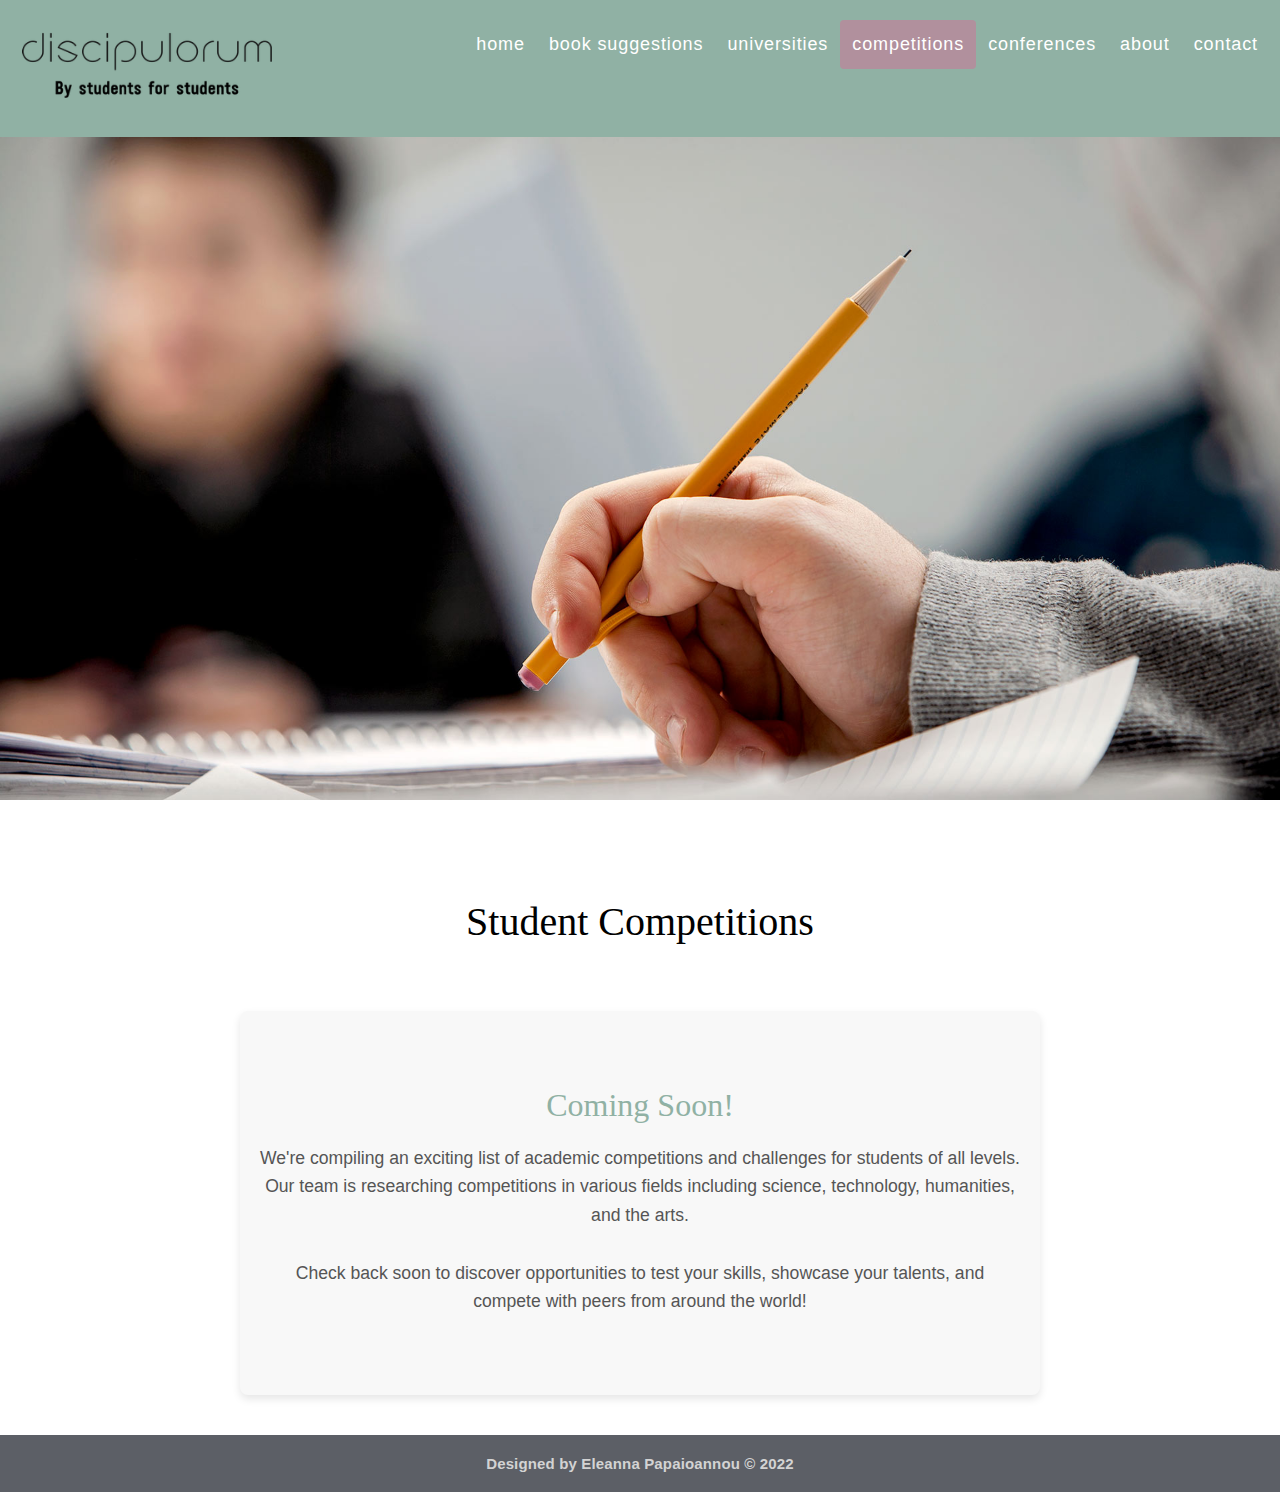
<file: competitions.html>
<!DOCTYPE html>
<html>
<head>
  <meta name="viewport" content="width=device-width, initial-scale=1">
  <title>Student Competitions | Discipulorum</title>
  <link rel="stylesheet" href="styles-competitions.css">
</head>
<body>
  <div id="navbar">
    <a href="#default" id="logo"><img src="images/logo.png" alt="Discipulorum Logo"/></a>
    <div id="navbar-right">
      <a href="index.html">home</a>
      <a href="booksuggestions.html">book suggestions</a>
      <a href="universities.html">universities</a>
      <a class="active" href="competitions.html">competitions</a>
      <a href="conference.html">conferences</a>
      <a href="about.html">about</a>
      <a href="contact.html">contact</a>
    </div>
  </div>

  <img id="test" src="images/test.jpg" alt="Academic competition"/>

  <h1>Student Competitions</h1>

  <div class="coming-soon">
    <h2>Coming Soon!</h2>
    <p>We're compiling an exciting list of academic competitions and challenges for students of all levels. Our team is researching competitions in various fields including science, technology, humanities, and the arts.</p>
    <p>Check back soon to discover opportunities to test your skills, showcase your talents, and compete with peers from around the world!</p>
  </div>

  <footer>
    <p>Designed by Eleanna Papaioannou © 2022</p>
  </footer>

  <script src="script-competitions.js"></script>
</body>
</html>
</file>
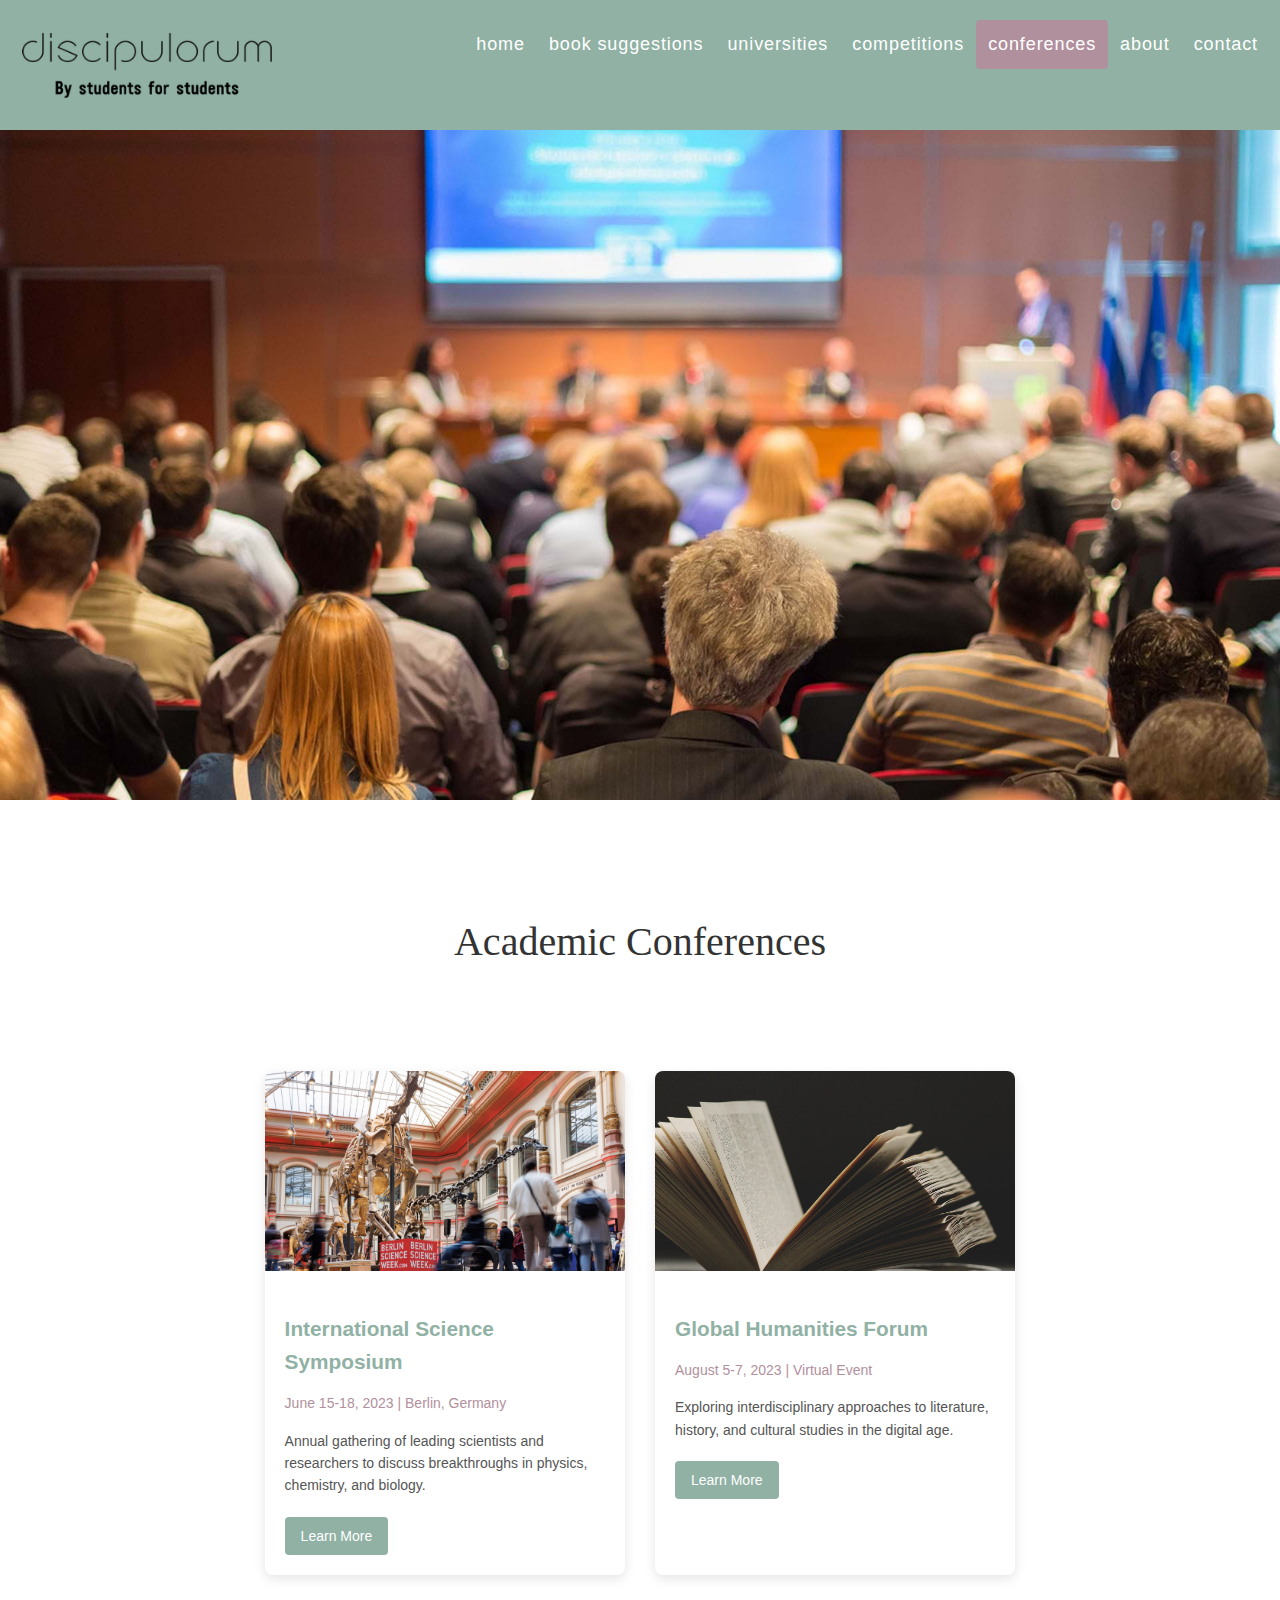
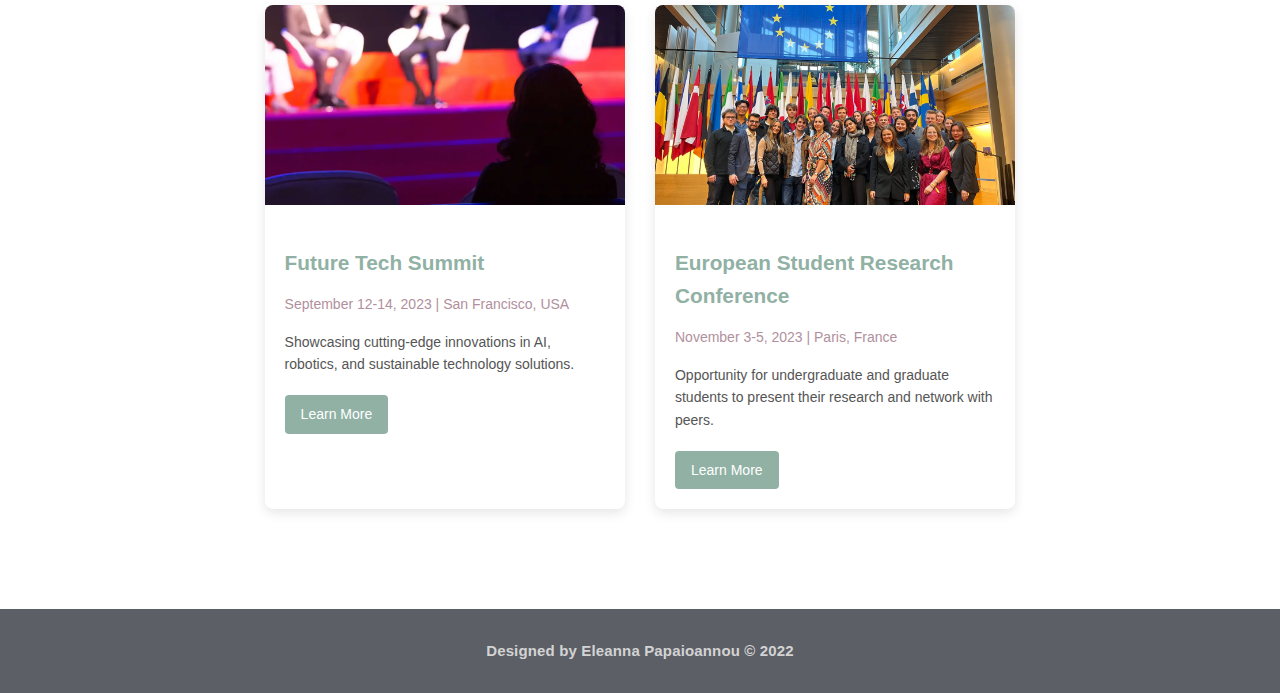
<file: conference.html>
<html>
<head>
<meta name="viewport" content="width=device-width, initial-scale=1">
<title>Academic Conferences | Discipulorum</title>
<style>
* {box-sizing: border-box;}

body { 
  margin: 0;
  font-family: "Lucida Sans Unicode", "Lucida Grande", sans-serif;
  font-size: 14px;
  display: flex;
  flex-direction: column;
  min-height: 100vh;
  line-height: 1.6;
}

#navbar {
  overflow: hidden;
  background-color: #90B1A4;
  padding: 20px 10px;
  transition: 0.4s;
  position: fixed;
  width: 100%;
  top: 0;
  z-index: 99;
}

#navbar a {
  float: left;
  color: white;
  text-align: center;
  padding: 12px;
  text-decoration: none;
  font-size: 18px; 
  line-height: 25px;
  border-radius: 4px;
  font-family:"Trebuchet MS", Helvetica, sans-serif;
  font-weight:500;
  letter-spacing:0.05em;
}

#navbar #logo img {
  transition: 0.4s;
  width: 250px;
  height: auto;
}

#navbar a:hover {
  background-color: #ddd;
  color: black;
}

#navbar a.active {
  background-color: #B1909D;
  color: white;
}

#navbar-right {
  float: right;
}

h1 {
  font-family: Lato;
  font-weight: 300;
  font-style: normal;
  letter-spacing: 0em;
  line-height: 1.1em;
  text-transform: none;
  text-align:center;
  margin-top: 120px;
  font-size: 2.5rem;
  color: #333;
}

#conf {
  width: 100%;
  height: auto;
  display: block;
  margin-top: 80px;
}

.conference-container {
  max-width: 1200px;
  margin: 40px auto;
  padding: 0 20px;
}

.conference-list {
  display: grid;
  grid-template-columns: repeat(auto-fill, minmax(350px, 1fr));
  gap: 30px;
  margin-top: 40px;
}

.conference-card {
  background: #fff;
  border-radius: 8px;
  box-shadow: 0 4px 12px rgba(0,0,0,0.1);
  overflow: hidden;
  transition: transform 0.3s ease;
}

.conference-card:hover {
  transform: translateY(-5px);
}

.conference-image {
  width: 100%;
  height: 200px;
  object-fit: cover;
}

.conference-content {
  padding: 20px;
}

.conference-title {
  font-size: 1.3rem;
  font-weight: 600;
  color: #90B1A4;
  margin-bottom: 10px;
}

.conference-date {
  color: #B1909D;
  font-weight: 500;
  margin-bottom: 15px;
}

.conference-desc {
  color: #555;
  margin-bottom: 20px;
}

.conference-link {
  display: inline-block;
  background-color: #90B1A4;
  color: white;
  padding: 8px 16px;
  border-radius: 4px;
  text-decoration: none;
  font-weight: 500;
  transition: background-color 0.3s;
}

.conference-link:hover {
  background-color: #7a9a8d;
}

footer {
  background-color: #5c5f66;
  color: white;
  text-align: center;
  padding: 30px;
  margin-top: 60px;
  font-family: "Trebuchet MS", Helvetica, sans-serif;
}

footer p {
  margin: 0;
  font-size: 15px;
  font-weight: bold;
  letter-spacing: 0.01em;
  color: LightGray;
}

@media screen and (max-width: 768px) {
  h1 {
    font-size: 2rem;
    margin-top: 100px;
  }
  
  #navbar a {
    padding: 8px 10px;
    font-size: 16px;
  }
  
  #navbar #logo img {
    width: 200px;
  }
  
  .conference-list {
    grid-template-columns: 1fr;
  }
}

@media screen and (max-width: 580px) {
  #navbar {
    padding: 15px 10px !important;
  }
  
  #navbar a {
    float: none;
    display: block;
    text-align: left;
    padding: 10px;
  }
  
  #navbar-right {
    float: none;
  }
  
  h1 {
    font-size: 1.8rem;
    margin-top: 90px;
  }
  
  #navbar #logo {
    text-align: center;
  }
  
  #navbar #logo img {
    width: 180px;
  }
  
  .conference-card {
    margin-bottom: 20px;
  }
  
  footer p {
    font-size: 14px;
  }
}
</style>
</head>
<body>
<div id="navbar">
  <a href="#default" id="logo"><img src="images/logo.png" alt="Discipulorum Logo"/></a>
  <div id="navbar-right">
    <a href="index.html">home</a>
    <a href="booksuggestions.html">book suggestions</a>
    <a href="universities.html">universities</a>
    <a href="competitions.html">competitions</a>
    <a class="active" href="conference.html">conferences</a>
    <a href="about.html">about</a>
    <a href="contact.html">contact</a>
  </div>
</div>

<img id="conf" src="images/conference.jpg" alt="Academic conference audience"/>

<h1>Academic Conferences</h1>

<div class="conference-container">
  <div class="conference-list">
    <div class="conference-card">
      <img src="images/science-conf.jpg" alt="Science Conference" class="conference-image">
      <div class="conference-content">
        <h3 class="conference-title">International Science Symposium</h3>
        <p class="conference-date">June 15-18, 2023 | Berlin, Germany</p>
        <p class="conference-desc">Annual gathering of leading scientists and researchers to discuss breakthroughs in physics, chemistry, and biology.</p>
        <a href="#" class="conference-link">Learn More</a>
      </div>
    </div>
    
    <div class="conference-card">
      <img src="images/humanities-conf.jpg" alt="Humanities Conference" class="conference-image">
      <div class="conference-content">
        <h3 class="conference-title">Global Humanities Forum</h3>
        <p class="conference-date">August 5-7, 2023 | Virtual Event</p>
        <p class="conference-desc">Exploring interdisciplinary approaches to literature, history, and cultural studies in the digital age.</p>
        <a href="#" class="conference-link">Learn More</a>
      </div>
    </div>
    
    <div class="conference-card">
      <img src="images/tech-conf.jpg" alt="Tech Conference" class="conference-image">
      <div class="conference-content">
        <h3 class="conference-title">Future Tech Summit</h3>
        <p class="conference-date">September 12-14, 2023 | San Francisco, USA</p>
        <p class="conference-desc">Showcasing cutting-edge innovations in AI, robotics, and sustainable technology solutions.</p>
        <a href="#" class="conference-link">Learn More</a>
      </div>
    </div>
    
    <div class="conference-card">
      <img src="images/student-conf.jpg" alt="Student Conference" class="conference-image">
      <div class="conference-content">
        <h3 class="conference-title">European Student Research Conference</h3>
        <p class="conference-date">November 3-5, 2023 | Paris, France</p>
        <p class="conference-desc">Opportunity for undergraduate and graduate students to present their research and network with peers.</p>
        <a href="#" class="conference-link">Learn More</a>
      </div>
    </div>
  </div>
</div>

<footer>
  <p>Designed by Eleanna Papaioannou © 2022</p>
</footer>

<script>
window.onscroll = function() {scrollFunction()};

function scrollFunction() {
  if (document.body.scrollTop > 80 || document.documentElement.scrollTop > 80) {
    document.getElementById("navbar").style.padding = "15px 10px";
    document.getElementById("logo").querySelector('img').style.width = "200px";
  } else {
    document.getElementById("navbar").style.padding = "20px 10px";
    document.getElementById("logo").querySelector('img').style.width = "250px";
  }
}
</script>
</body>
</html>
</file>
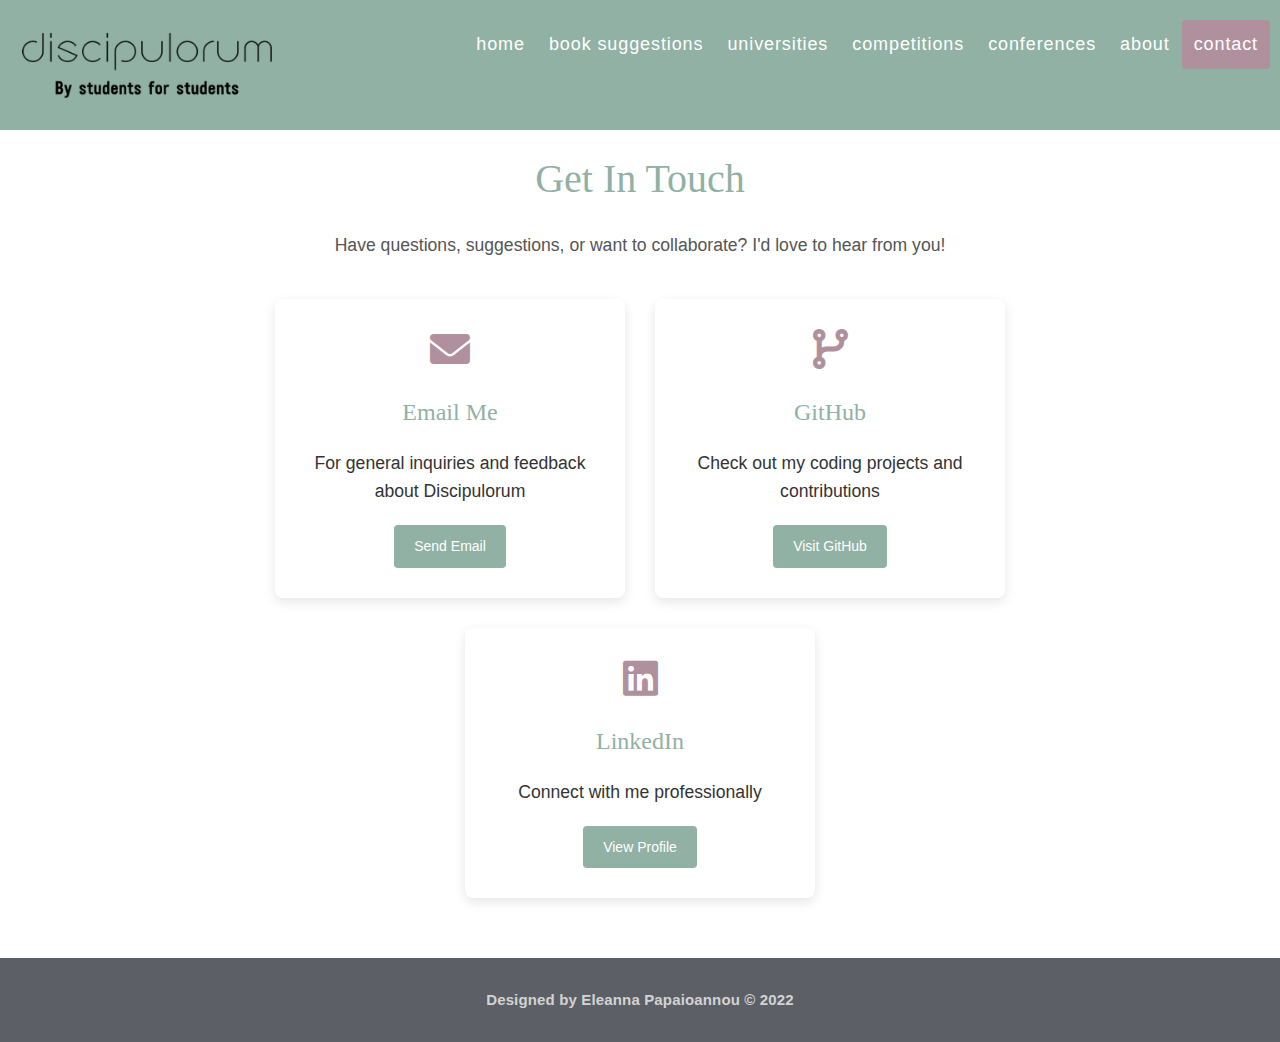
<file: contact.html>
<html>
<head>
<meta name="viewport" content="width=device-width, initial-scale=1">
<title>Contact | Discipulorum</title>
<style>
* {box-sizing: border-box;}

body { 
  margin: 0;
  font-family: "Lucida Sans Unicode", "Lucida Grande", sans-serif;
  font-size: 14px;
  display: flex;
  flex-direction: column;
  min-height: 100vh;
  line-height: 1.6;
  color: #333;
}

#navbar {
  overflow: hidden;
  background-color: #90B1A4;
  padding: 20px 10px;
  transition: 0.4s;
  position: fixed;
  width: 100%;
  top: 0;
  z-index: 99;
}

#navbar a {
  float: left;
  color: white;
  text-align: center;
  padding: 12px;
  text-decoration: none;
  font-size: 18px; 
  line-height: 25px;
  border-radius: 4px;
  font-family:"Trebuchet MS", Helvetica, sans-serif;
  font-weight:500;
  letter-spacing:0.05em;
}

#navbar #logo img {
  transition: 0.4s;
  width: 250px;
  height: auto;
}

#navbar a:hover {
  background-color: #ddd;
  color: black;
}

#navbar a.active {
  background-color: #B1909D;
  color: white;
}

#navbar-right {
  float: right;
}

.contact-container {
  max-width: 800px;
  margin: 120px auto 60px;
  padding: 0 20px;
  text-align: center;
}

.contact-header h1 {
  font-family: Lato;
  font-weight: 300;
  font-size: 2.5rem;
  color: #90B1A4;
  margin-bottom: 20px;
}

.contact-header p {
  font-size: 1.1rem;
  color: #555;
  margin-bottom: 40px;
}

.contact-methods {
  display: flex;
  flex-wrap: wrap;
  justify-content: center;
  gap: 30px;
  margin-top: 40px;
}

.contact-card {
  background: #fff;
  border-radius: 8px;
  box-shadow: 0 4px 12px rgba(0,0,0,0.1);
  padding: 30px;
  width: 100%;
  max-width: 350px;
  transition: transform 0.3s ease;
}

.contact-card:hover {
  transform: translateY(-5px);
}

.contact-icon {
  font-size: 2.5rem;
  color: #B1909D;
  margin-bottom: 20px;
}

.contact-card h3 {
  font-family: Lato;
  font-weight: 300;
  color: #90B1A4;
  margin-bottom: 15px;
  font-size: 1.5rem;
}

.contact-card p {
  margin-bottom: 20px;
  font-size: 1.1rem;
}

.contact-link {
  display: inline-block;
  background-color: #90B1A4;
  color: white;
  padding: 10px 20px;
  border-radius: 4px;
  text-decoration: none;
  font-weight: 500;
  transition: background-color 0.3s;
}

.contact-link:hover {
  background-color: #7a9a8d;
}

.social-links {
  margin-top: 50px;
}

.social-links a {
  display: inline-block;
  margin: 0 15px;
  color: #555;
  font-size: 1.2rem;
  transition: color 0.3s;
}

.social-links a:hover {
  color: #90B1A4;
}

footer {
  background-color: #5c5f66;
  color: white;
  text-align: center;
  padding: 30px;
  margin-top: auto;
  font-family: "Trebuchet MS", Helvetica, sans-serif;
}

footer p {
  margin: 0;
  font-size: 15px;
  font-weight: bold;
  letter-spacing: 0.01em;
  color: LightGray;
}

@media screen and (max-width: 768px) {
  .contact-header h1 {
    font-size: 2rem;
  }
  
  #navbar a {
    padding: 8px 10px;
    font-size: 16px;
  }
  
  #navbar #logo img {
    width: 200px;
  }
  
  .contact-methods {
    flex-direction: column;
    align-items: center;
  }
}

@media screen and (max-width: 580px) {
  #navbar {
    padding: 15px 10px !important;
  }
  
  #navbar a {
    float: none;
    display: block;
    text-align: left;
    padding: 10px;
  }
  
  #navbar-right {
    float: none;
  }
  
  .contact-header h1 {
    font-size: 1.8rem;
  }
  
  #navbar #logo {
    text-align: center;
  }
  
  #navbar #logo img {
    width: 180px;
  }
  
  .contact-card {
    padding: 20px;
  }
  
  footer p {
    font-size: 14px;
  }
}
</style>
<link rel="stylesheet" href="https://cdnjs.cloudflare.com/ajax/libs/font-awesome/6.0.0-beta3/css/all.min.css">
</head>
<body>
<div id="navbar">
  <a href="#default" id="logo"><img src="images/logo.png" alt="Discipulorum Logo"/></a>
  <div id="navbar-right">
    <a href="index.html">home</a>
    <a href="booksuggestions.html">book suggestions</a>
    <a href="universities.html">universities</a>
    <a href="competitions.html">competitions</a>
    <a href="conference.html">conferences</a>
    <a href="about.html">about</a>
    <a class="active" href="#contact">contact</a>
  </div>
</div>

<div class="contact-container">
  <div class="contact-header">
    <h1>Get In Touch</h1>
    <p>Have questions, suggestions, or want to collaborate? I'd love to hear from you!</p>
  </div>
  
  <div class="contact-methods">
    <div class="contact-card">
      <div class="contact-icon">
        <i class="fas fa-envelope"></i>
      </div>
      <h3>Email Me</h3>
      <p>For general inquiries and feedback about Discipulorum</p>
      <a href="mailto:eleannapapaio@gmail.com" class="contact-link">Send Email</a>
    </div>
    
    <div class="contact-card">
      <div class="contact-icon">
        <i class="fas fa-code-branch"></i>
      </div>
      <h3>GitHub</h3>
      <p>Check out my coding projects and contributions</p>
      <a href="https://github.com/eleannapapaio" target="_blank" class="contact-link">Visit GitHub</a>
    </div>
    
    <div class="contact-card">
      <div class="contact-icon">
        <i class="fab fa-linkedin"></i>
      </div>
      <h3>LinkedIn</h3>
      <p>Connect with me professionally</p>
      <a href="https://www.linkedin.com/in/eleanna-papaioannou-231bb3303/" target="_blank" class="contact-link">View Profile</a>
    </div>
  </div>
  
  <!-- <div class="social-links">
    <p>Or find me on social media:</p>
    <a href="https://github.com/yourusername" target="_blank" aria-label="GitHub">
      <i class="fab fa-github fa-2x"></i>
    </a>
    <a href="https://linkedin.com/in/yourprofile" target="_blank" aria-label="LinkedIn">
      <i class="fab fa-linkedin fa-2x"></i>
    </a>
    <a href="https://twitter.com/yourhandle" target="_blank" aria-label="Twitter">
      <i class="fab fa-twitter fa-2x"></i>
    </a>
  </div> -->
</div>

<footer>
  <p>Designed by Eleanna Papaioannou © 2022</p>
</footer>

<script>
window.onscroll = function() {scrollFunction()};

function scrollFunction() {
  if (document.body.scrollTop > 80 || document.documentElement.scrollTop > 80) {
    document.getElementById("navbar").style.padding = "15px 10px";
    document.getElementById("logo").querySelector('img').style.width = "200px";
  } else {
    document.getElementById("navbar").style.padding = "20px 10px";
    document.getElementById("logo").querySelector('img').style.width = "250px";
  }
}
</script>
</body>
</html>
</file>
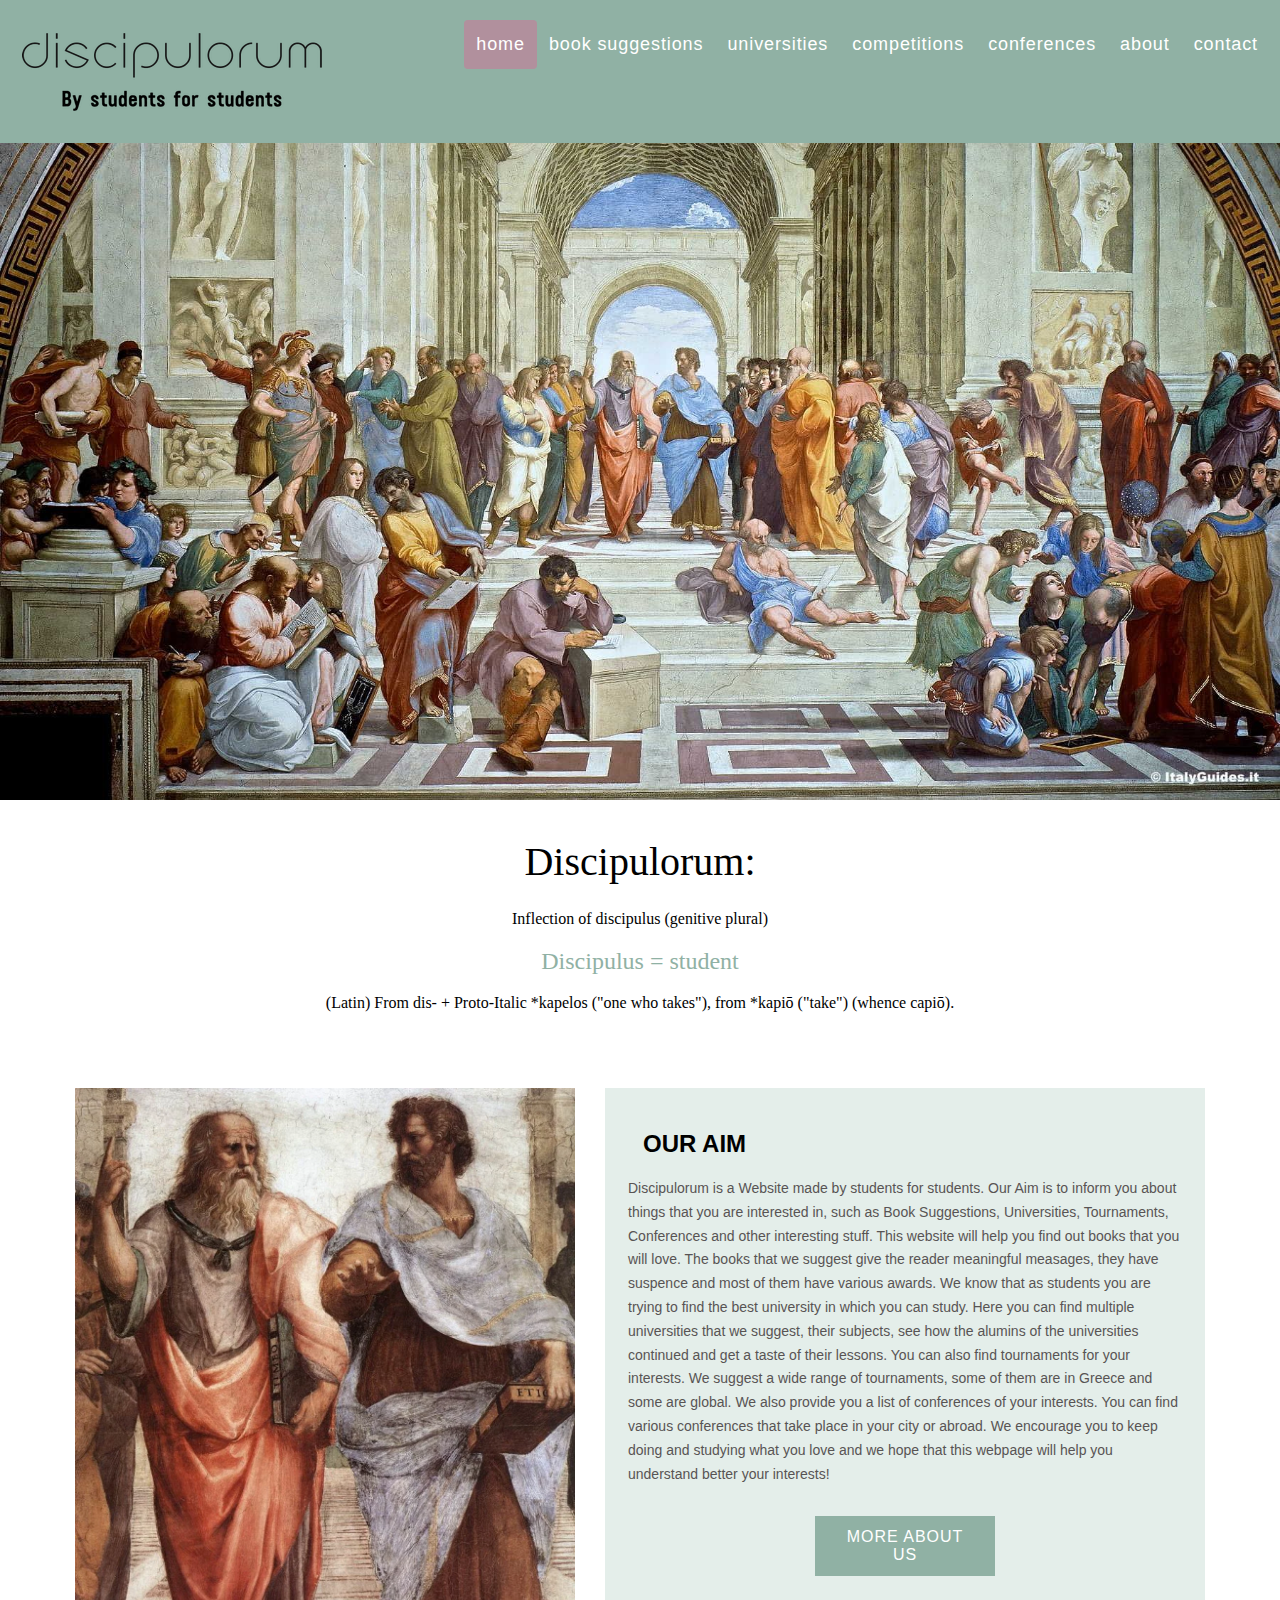
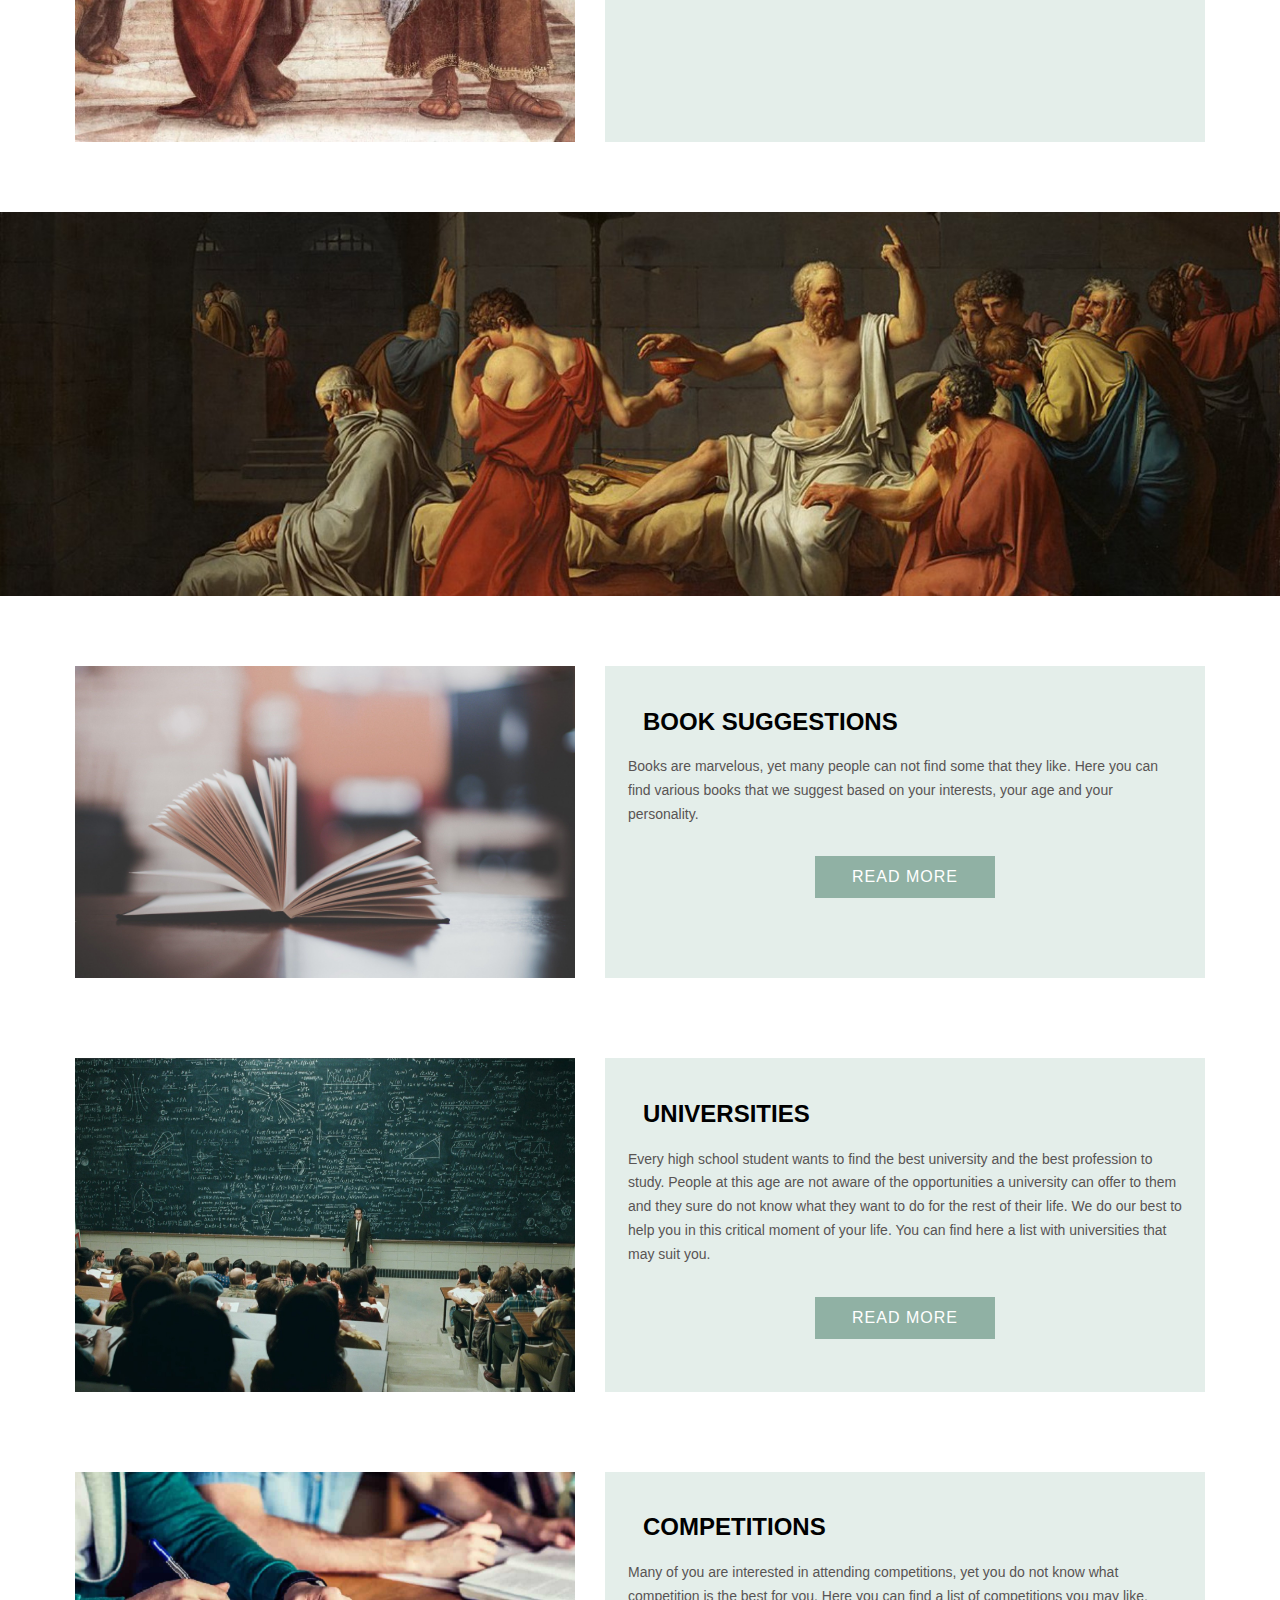
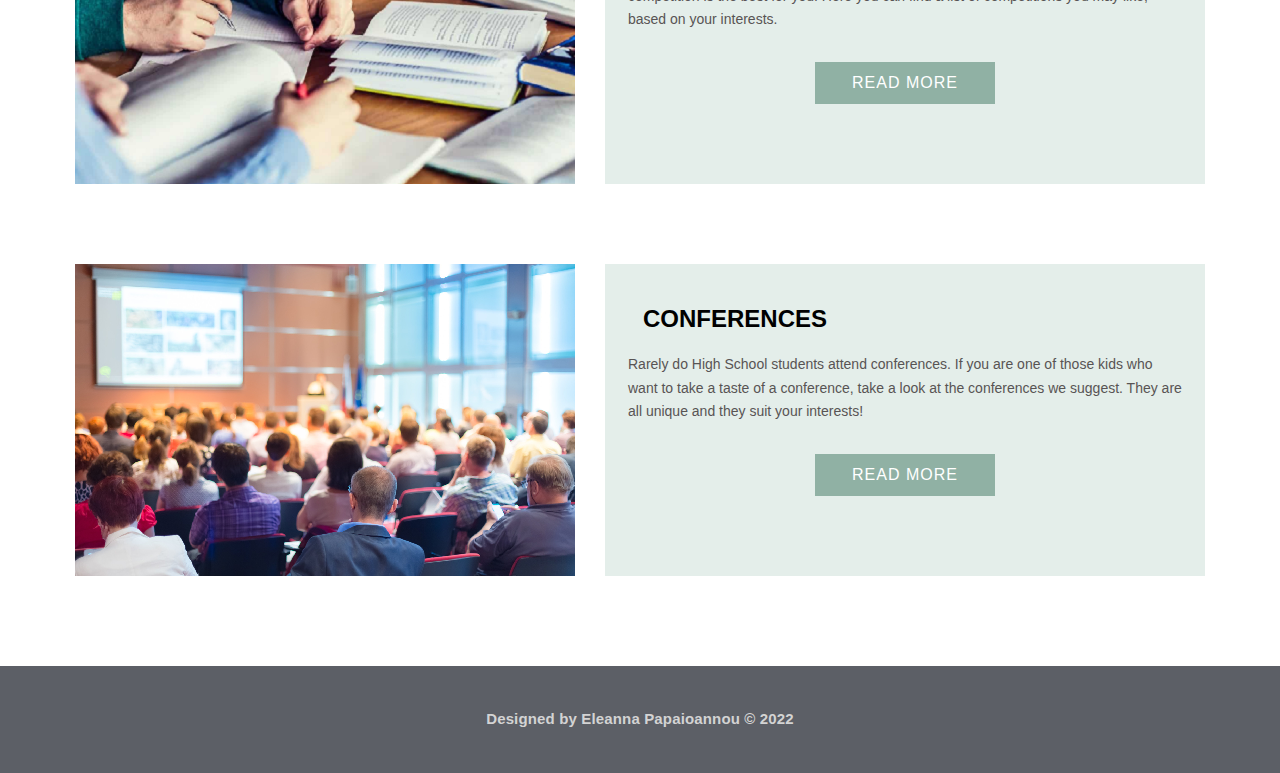
<file: Home.html>
<html>
<head>
<meta name="viewport" content="width=device-width, initial-scale=1">
<style>
* {box-sizing: border-box;}

body { 
  margin: 0;
  font-family: "Lucida Sans Unicode", "Lucida Grande", sans-serif;
  font-size: 14px;
}

#navbar {
  overflow: hidden;
  background-color: #90B1A4;
  padding: 20px 10px;
  transition: 0.4s;
  position: fixed;
  width: 100%;
  top: 0;
  z-index: 99;
}

#navbar a {
  float: left;
  color: white;
  text-align: center;
  padding: 12px;
  text-decoration: none;
  font-size: 18px; 
  line-height: 25px;
  border-radius: 4px;
  font-family:"Trebuchet MS", Helvetica, sans-serif;
  font-weight:500;
  letter-spacing:0.05em;
}

#navbar #logo {
  transition: 0.4s;
}

#navbar a:hover {
  background-color: #ddd;
  color: black;
}

#navbar a.active {
  background-color: #B1909D;
  color: white;
}

#navbar-right {
  float: right;
}

@media screen and (max-width: 768px) {
  #navbar {
    padding: 15px 10px !important;
  }
  #navbar a {
    padding: 8px;
    font-size: 14px;
  }
  #logo img {
    width: 200px !important;
    height: auto !important;
  }
}

@media screen and (max-width: 580px) {
  #navbar {
    padding: 10px !important;
  }
  #navbar a {
    float: none;
    display: block;
    text-align: left;
    padding: 8px;
  }
  #navbar-right {
    float: none;
  }
  #logo {
    text-align: center;
  }
  #logo img {
    width: 180px !important;
  }
}

#athens {
  width: 100%;
  height: auto;
  margin-top: 80px;
}

#etymology, h1, h2, h3 {
  text-align:center;
  padding: 0 15px;
}

h1 {
  font-family: Lato;
  font-weight: 300;
  font-style: normal;
  font-size: 2.5rem;
  letter-spacing: 0em;
  line-height: 1.1em;
  text-transform: none;
  margin-top: 20px;
}

h2, h3 {
  font-family: Lato;
  font-weight: 300;
  font-style: normal;
  font-size: 1rem;
  letter-spacing: 0em;
  line-height: 1.1em;
  text-transform: none;
}

#def {
  color:#90B1A4;
  font-size: 1.5rem;
  font-weight:400;
}

.content-section {
  display: flex;
  flex-wrap: wrap;
  justify-content: center;
  padding: 20px;
  max-width: 1200px;
  margin: 0 auto;
}

.content-image {
  width: 100%;
  max-width: 500px;
  height: auto;
  margin: 20px auto;
}

.content-text {
  background:#E4EEEA;
  border:solid 3px #E4EEEA;
  width: 100%;
  max-width: 600px;
  margin: 20px auto;
  padding: 20px;
  line-height:1.7em;
  font-weight:100;
  color:#585454;
}

.section-title {
  font-size: 1.5rem;
  font-weight:600;
  text-align:left;
  font-family:Arial;
  color:black;
  letter-spacing:0em;
}

.button-container {
  display: flex;
  justify-content: center;
  flex-wrap: wrap;
  margin: 20px 0;
}

button {
  background-color: #90B1A4; 
  border: none;
  color: white;
  padding: 12px 24px;
  text-align: center;
  text-decoration: none;
  display: inline-block;
  font-size: 16px;
  margin: 10px;
  cursor: pointer;
  letter-spacing:1px;
  width: 180px;
}

footer {
  background:#5c5f66;
  border:solid 3px #5c5f66;
  color:white;
  margin-top: 50px;
  padding: 30px 0;
}

#design {
  text-align:center;
  color:LightGray;
  font-family:"Trebuchet MS", Helvetica, sans-serif;
  font-size:15px;
  font-weight:bold;
  letter-spacing:0.01em;
}

@media screen and (max-width: 768px) {
  h1 {
    font-size: 2rem;
  }
  
  .content-text {
    padding: 15px;
  }
  
  button {
    width: 160px;
    padding: 10px 20px;
  }
}

@media screen and (max-width: 480px) {
  h1 {
    font-size: 1.8rem;
  }
  
  #def {
    font-size: 1.2rem;
  }
  
  button {
    width: 140px;
    font-size: 14px;
  }
}
</style>
</head>
<body>
<div id="navbar">
  <a href="#default" id="logo"><img src="images/logo.png" width="300" height="79" alt="Discipulorum Logo"/></a>
  <div id="navbar-right">
    <a class="active" href="Home.html">home</a>
    <a href="booksuggestions.html">book suggestions</a>
    <a href="universities.html">universities</a>
    <a href="competitions.html">competitions</a>
    <a href="conference.html">conferences</a>
    <a href="about.html">about</a>
    <a href="contact.html">contact</a>
  </div>
</div>

<img id="athens" src="images/athens.jpg" alt="Athens landscape"/>

<div style="padding:20px; max-width:1200px; margin:0 auto;">
  <h1>Discipulorum:</h1>
  <h2>Inflection of discipulus (genitive plural)</h2>
  <div id="etymology"><h2 id="def">Discipulus = student</h2></div> 
  <h3>(Latin) From dis-‎ + Proto-Italic *kapelos‎ ("one who takes"), from *kapiō‎ ("take") (whence capiō‎).</h3>
</div>

<div class="content-section">
  <img class="content-image" src="images/plato.webp" alt="Plato statue"/>
  <div class="content-text">
    <h2 class="section-title">OUR AIM</h2>
    <p>Discipulorum is a Website made by students for students. Our Aim is to inform you about things that you are interested in, such as Book Suggestions, Universities, Tournaments, Conferences and other interesting stuff.
    This website will help you find out books that you will love. The books that we suggest give the reader meaningful measages, they have suspence and most of them have various awards.
    We know that as students you are trying to find the best university in which you can study. Here you can find multiple universities that we suggest, their subjects, see how the alumins of the universities continued and get a taste of their lessons.
    You can also find tournaments for your interests. We suggest a wide range of tournaments, some of them are in Greece and some are global.
    We also provide you a list of conferences of your interests. You can find various conferences that take place in your city or abroad.
    We encourage you to keep doing and studying what you love and we hope that this webpage will help you understand better your interests!</p>
    <div class="button-container">
      <a href="about.html"><button>MORE ABOUT US</button></a>
    </div>
  </div>
</div>

<img id="socrates" src="images/socrates.jpeg" style="width:100%; height:auto; margin:30px 0;" alt="Socrates"/>

<div class="content-section">
  <img class="content-image" src="images/book.jpg" alt="Books"/>
  <div class="content-text">
    <h2 class="section-title">BOOK SUGGESTIONS</h2>
    <p>Books are marvelous, yet many people can not find some that they like. Here you can find various books that we suggest based on your interests, your age and your personality.</p>
    <div class="button-container">
      <a href="booksuggestions.html"><button>READ MORE</button></a>
    </div>
  </div>
</div>

<div class="content-section">
  <img class="content-image" src="images/university.jpg" alt="University"/>
  <div class="content-text">
    <h2 class="section-title">UNIVERSITIES</h2>
    <p>Every high school student wants to find the best university and the best profession to study. People at this age are not aware of the opportunities a university can offer to them and they sure do not know what they want to do for the rest of their life. We do our best to help you in this critical moment of your life. You can find here a list with universities that may suit you.</p>
    <div class="button-container">
      <a href="universities.html"><button>READ MORE</button></a>
    </div>
  </div>
</div>

<div class="content-section">
  <img class="content-image" src="images/competition.png" alt="Competition"/>
  <div class="content-text">
    <h2 class="section-title">COMPETITIONS</h2>
    <p>Many of you are interested in attending competitions, yet you do not know what competition is the best for you. Here you can find a list of competitions you may like, based on your interests.</p>
    <div class="button-container">
      <a href="competitions.html"><button>READ MORE</button></a>
    </div>
  </div>
</div>

<div class="content-section">
  <img class="content-image" src="images/conference.png" alt="Conference"/>
  <div class="content-text">
    <h2 class="section-title">CONFERENCES</h2>
    <p>Rarely do High School students attend conferences. If you are one of those kids who want to take a taste of a conference, take a look at the conferences we suggest. They are all unique and they suit your interests!</p>
    <div class="button-container">
      <a href="conference.html"><button>READ MORE</button></a>
    </div>
  </div>
</div>

<footer>
  <h2 id="design">Designed by Eleanna Papaioannou © 2022</h2>
</footer>

<script>
window.onscroll = function() {scrollFunction()};

function scrollFunction() {
  if (document.body.scrollTop > 80 || document.documentElement.scrollTop > 80) {
    document.getElementById("navbar").style.padding = "15px 10px";
  } else {
    document.getElementById("navbar").style.padding = "20px 10px";
  }
}
</script>
</body>
</html>
</file>
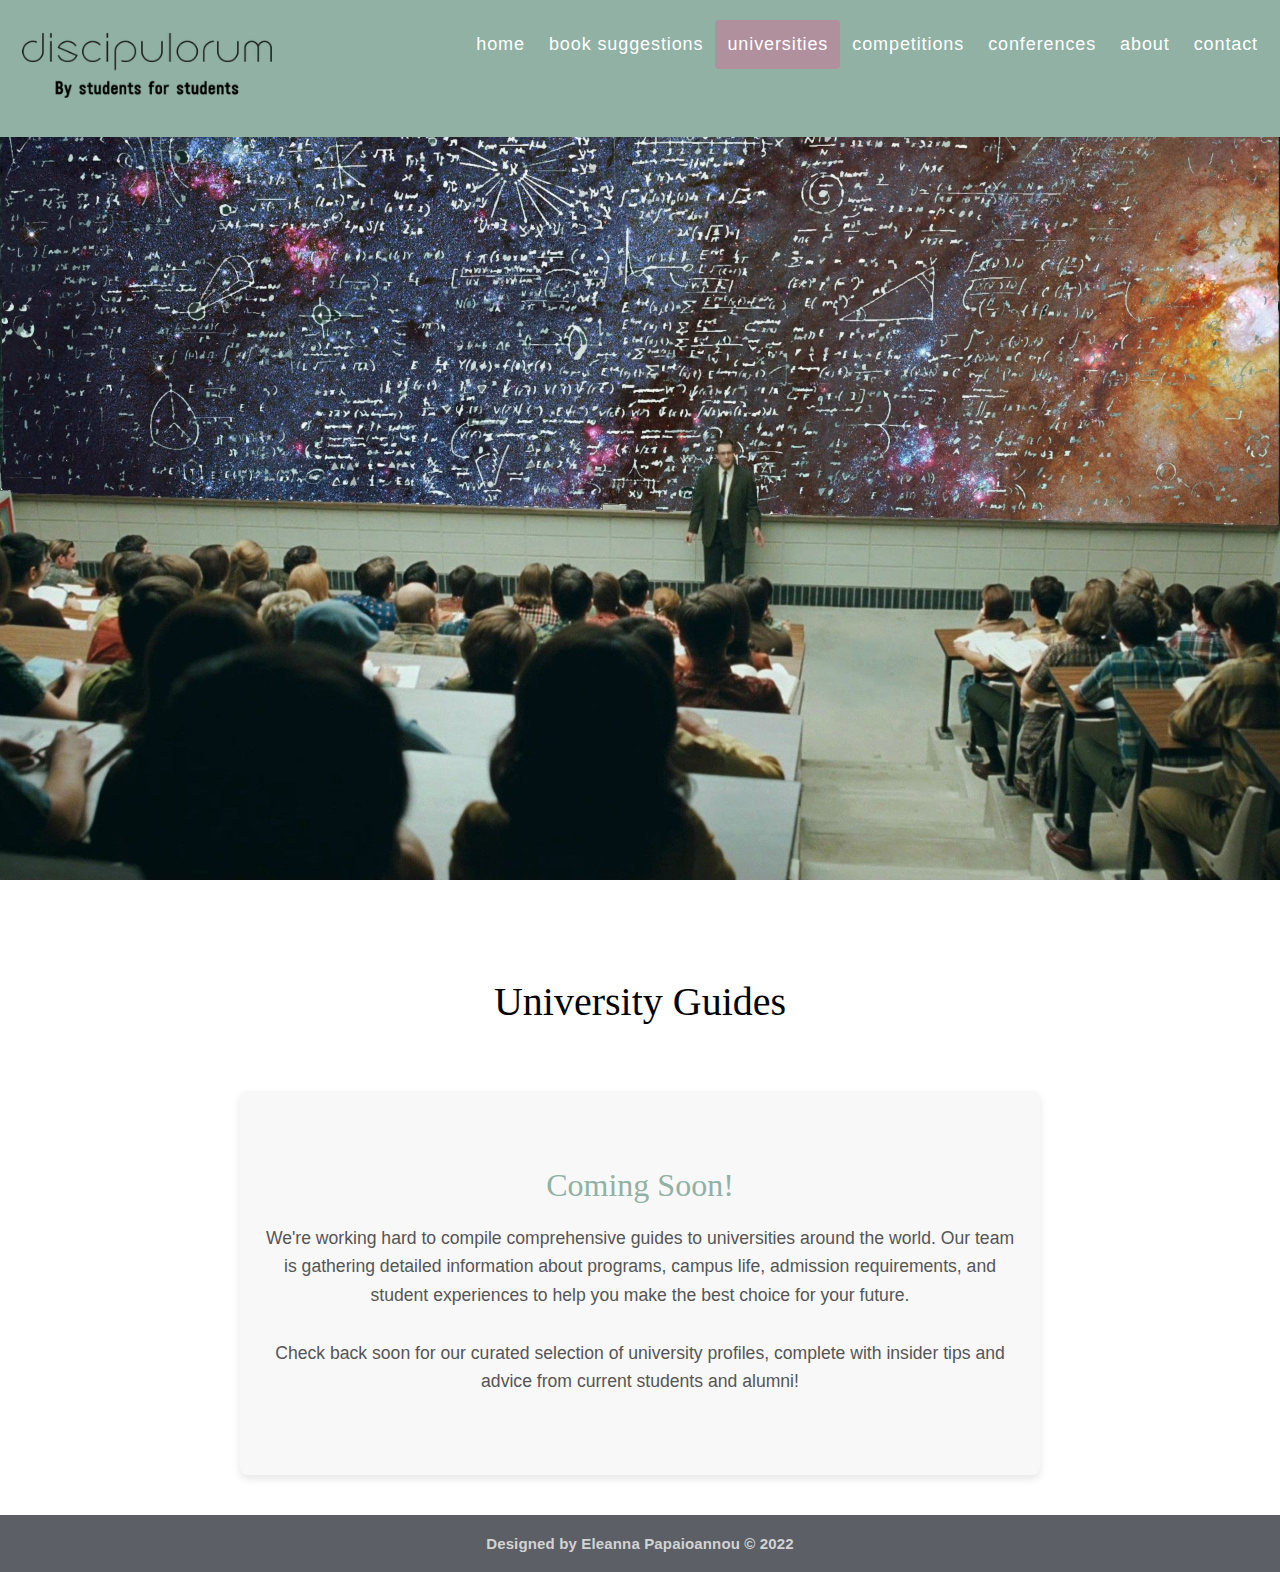
<file: universities.html>
<!DOCTYPE html>
<html>
<head>
  <meta name="viewport" content="width=device-width, initial-scale=1">
  <title>Universities - Discipulorum</title>
  <link rel="stylesheet" href="styles-universities.css">
</head>
<body>
  <div id="navbar">
    <a href="#default" id="logo"><img src="images/logo.png" alt="Discipulorum Logo"/></a>
    <div id="navbar-right">
      <a href="index.html">home</a>
      <a href="booksuggestions.html">book suggestions</a>
      <a class="active" href="universities.html">universities</a>
      <a href="competitions.html">competitions</a>
      <a href="conference.html">conferences</a>
      <a href="about.html">about</a>
      <a href="contact.html">contact</a>
    </div>
  </div>

  <img id="uni" src="images/uni.jpg" alt="University campus"/>

  <h1>University Guides</h1>

  <div class="coming-soon">
    <h2>Coming Soon!</h2>
    <p>We're working hard to compile comprehensive guides to universities around the world. Our team is gathering detailed information about programs, campus life, admission requirements, and student experiences to help you make the best choice for your future.</p>
    <p>Check back soon for our curated selection of university profiles, complete with insider tips and advice from current students and alumni!</p>
  </div>

  <footer>
    <p>Designed by Eleanna Papaioannou © 2022</p>
  </footer>

  <script src="script.js"></script>
</body>
</html>
</file>
<file: styles-competitions.css>
* {box-sizing: border-box;}

body { 
  margin: 0;
  font-family: "Lucida Sans Unicode", "Lucida Grande", sans-serif;
  font-size: 14px;
  display: flex;
  flex-direction: column;
  min-height: 100vh;
}

#navbar {
  overflow: hidden;
  background-color: #90B1A4;
  padding: 20px 10px;
  transition: 0.4s;
  position: fixed;
  width: 100%;
  top: 0;
  z-index: 99;
}

#navbar a {
  float: left;
  color: white;
  text-align: center;
  padding: 12px;
  text-decoration: none;
  font-size: 18px; 
  line-height: 25px;
  border-radius: 4px;
  font-family:"Trebuchet MS", Helvetica, sans-serif;
  font-weight:500;
  letter-spacing:0.05em;
}

#navbar #logo img {
  transition: 0.4s;
  width: 250px;
  height: auto;
}

#navbar a:hover {
  background-color: #ddd;
  color: black;
}

#navbar a.active {
  background-color: #B1909D;
  color: white;
}

#navbar-right {
  float: right;
}

h1 {
  font-family: Lato;
  font-weight: 300;
  font-style: normal;
  letter-spacing: 0em;
  line-height: 1.1em;
  text-transform: none;
  text-align:center;
  margin-top: 100px;
  font-size: 2.5rem;
}

#test {
  width: 100%;
  height: auto;
  display: block;
  margin-top: 80px;
}

.coming-soon {
  text-align: center;
  padding: 50px 20px;
  background-color: #f8f8f8;
  margin: 40px auto;
  max-width: 800px;
  border-radius: 8px;
  box-shadow: 0 4px 8px rgba(0,0,0,0.1);
  flex: 1;
}

.coming-soon h2 {
  font-family: Lato;
  font-weight: 300;
  font-size: 2rem;
  color: #90B1A4;
  margin-bottom: 20px;
}

.coming-soon p {
  font-size: 1.1rem;
  line-height: 1.6;
  color: #555;
  margin-bottom: 30px;
}

footer {
  background-color: #5c5f66;
  color: white;
  text-align: center;
  padding: 20px;
  margin-top: auto;
  font-family: "Trebuchet MS", Helvetica, sans-serif;
}

footer p {
  margin: 0;
  font-size: 15px;
  font-weight: bold;
  letter-spacing: 0.01em;
  color: LightGray;
}

@media screen and (max-width: 768px) {
  h1 {
    font-size: 2rem;
    margin-top: 80px;
  }
  
  #navbar a {
    padding: 8px 10px;
    font-size: 16px;
  }
  
  #navbar #logo img {
    width: 200px;
  }
  
  .coming-soon {
    margin: 20px;
    padding: 30px 15px;
  }
  
  .coming-soon h2 {
    font-size: 1.5rem;
  }
}

@media screen and (max-width: 580px) {
  #navbar {
    padding: 15px 10px !important;
  }
  
  #navbar a {
    float: none;
    display: block;
    text-align: left;
    padding: 10px;
  }
  
  #navbar-right {
    float: none;
  }
  
  h1 {
    font-size: 1.8rem;
    margin-top: 70px;
  }
  
  #navbar #logo {
    text-align: center;
  }
  
  #navbar #logo img {
    width: 180px;
  }
  
  .coming-soon h2 {
    font-size: 1.3rem;
  }
  
  .coming-soon p {
    font-size: 1rem;
  }
  
  footer p {
    font-size: 14px;
  }
}
</file>
<file: styles-universities.css>
* {box-sizing: border-box;}

body { 
  margin: 0;
  font-family: "Lucida Sans Unicode", "Lucida Grande", sans-serif;
  font-size: 14px;
  display: flex;
  flex-direction: column;
  min-height: 100vh;
}

#navbar {
  overflow: hidden;
  background-color: #90B1A4;
  padding: 20px 10px;
  transition: 0.4s;
  position: fixed;
  width: 100%;
  top: 0;
  z-index: 99;
}

#navbar a {
  float: left;
  color: white;
  text-align: center;
  padding: 12px;
  text-decoration: none;
  font-size: 18px; 
  line-height: 25px;
  border-radius: 4px;
  font-family:"Trebuchet MS", Helvetica, sans-serif;
  font-weight:500;
  letter-spacing:0.05em;
}

#navbar #logo img {
  transition: 0.4s;
  width: 250px;
  height: auto;
}

#navbar a:hover {
  background-color: #ddd;
  color: black;
}

#navbar a.active {
  background-color: #B1909D;
  color: white;
}

#navbar-right {
  float: right;
}

h1 {
  font-family: Lato;
  font-weight: 300;
  font-style: normal;
  letter-spacing: 0em;
  line-height: 1.1em;
  text-transform: none;
  text-align:center;
  margin-top: 100px;
  font-size: 2.5rem;
}

#uni {
  width: 100%;
  height: auto;
  display: block;
  margin-top: 80px;
}

.coming-soon {
  text-align: center;
  padding: 50px 20px;
  background-color: #f8f8f8;
  margin: 40px auto;
  max-width: 800px;
  border-radius: 8px;
  box-shadow: 0 4px 8px rgba(0,0,0,0.1);
  flex: 1;
}

.coming-soon h2 {
  font-family: Lato;
  font-weight: 300;
  font-size: 2rem;
  color: #90B1A4;
  margin-bottom: 20px;
}

.coming-soon p {
  font-size: 1.1rem;
  line-height: 1.6;
  color: #555;
  margin-bottom: 30px;
}

footer {
  background-color: #5c5f66;
  color: white;
  text-align: center;
  padding: 20px;
  margin-top: auto;
  font-family: "Trebuchet MS", Helvetica, sans-serif;
}

footer p {
  margin: 0;
  font-size: 15px;
  font-weight: bold;
  letter-spacing: 0.01em;
  color: LightGray;
}

@media screen and (max-width: 768px) {
  h1 {
    font-size: 2rem;
    margin-top: 80px;
  }
  
  #navbar a {
    padding: 8px 10px;
    font-size: 16px;
  }
  
  #navbar #logo img {
    width: 200px;
  }
  
  .coming-soon {
    margin: 20px;
    padding: 30px 15px;
  }
  
  .coming-soon h2 {
    font-size: 1.5rem;
  }
}

@media screen and (max-width: 580px) {
  #navbar {
    padding: 15px 10px !important;
  }
  
  #navbar a {
    float: none;
    display: block;
    text-align: left;
    padding: 10px;
  }
  
  #navbar-right {
    float: none;
  }
  
  h1 {
    font-size: 1.8rem;
    margin-top: 70px;
  }
  
  #navbar #logo {
    text-align: center;
  }
  
  #navbar #logo img {
    width: 180px;
  }
  
  .coming-soon h2 {
    font-size: 1.3rem;
  }
  
  .coming-soon p {
    font-size: 1rem;
  }
  
  footer p {
    font-size: 14px;
  }
}
</file>
